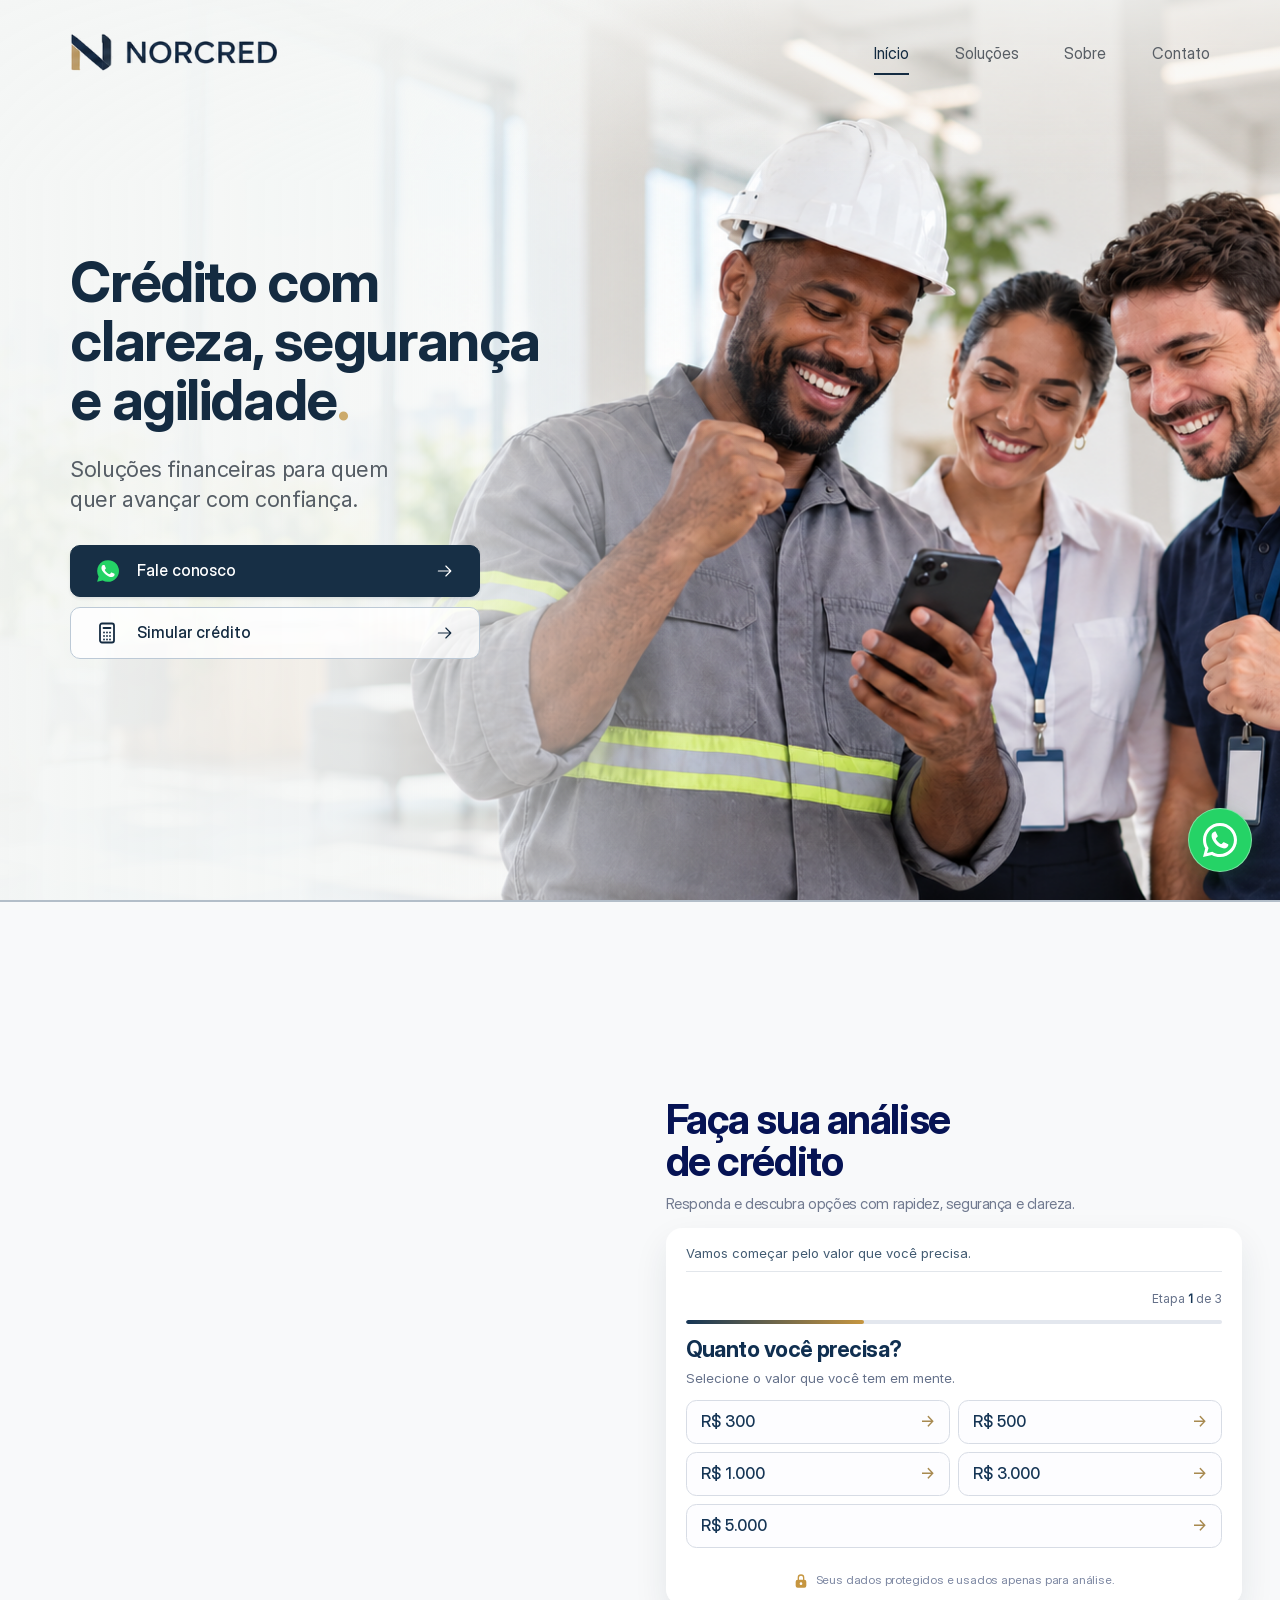
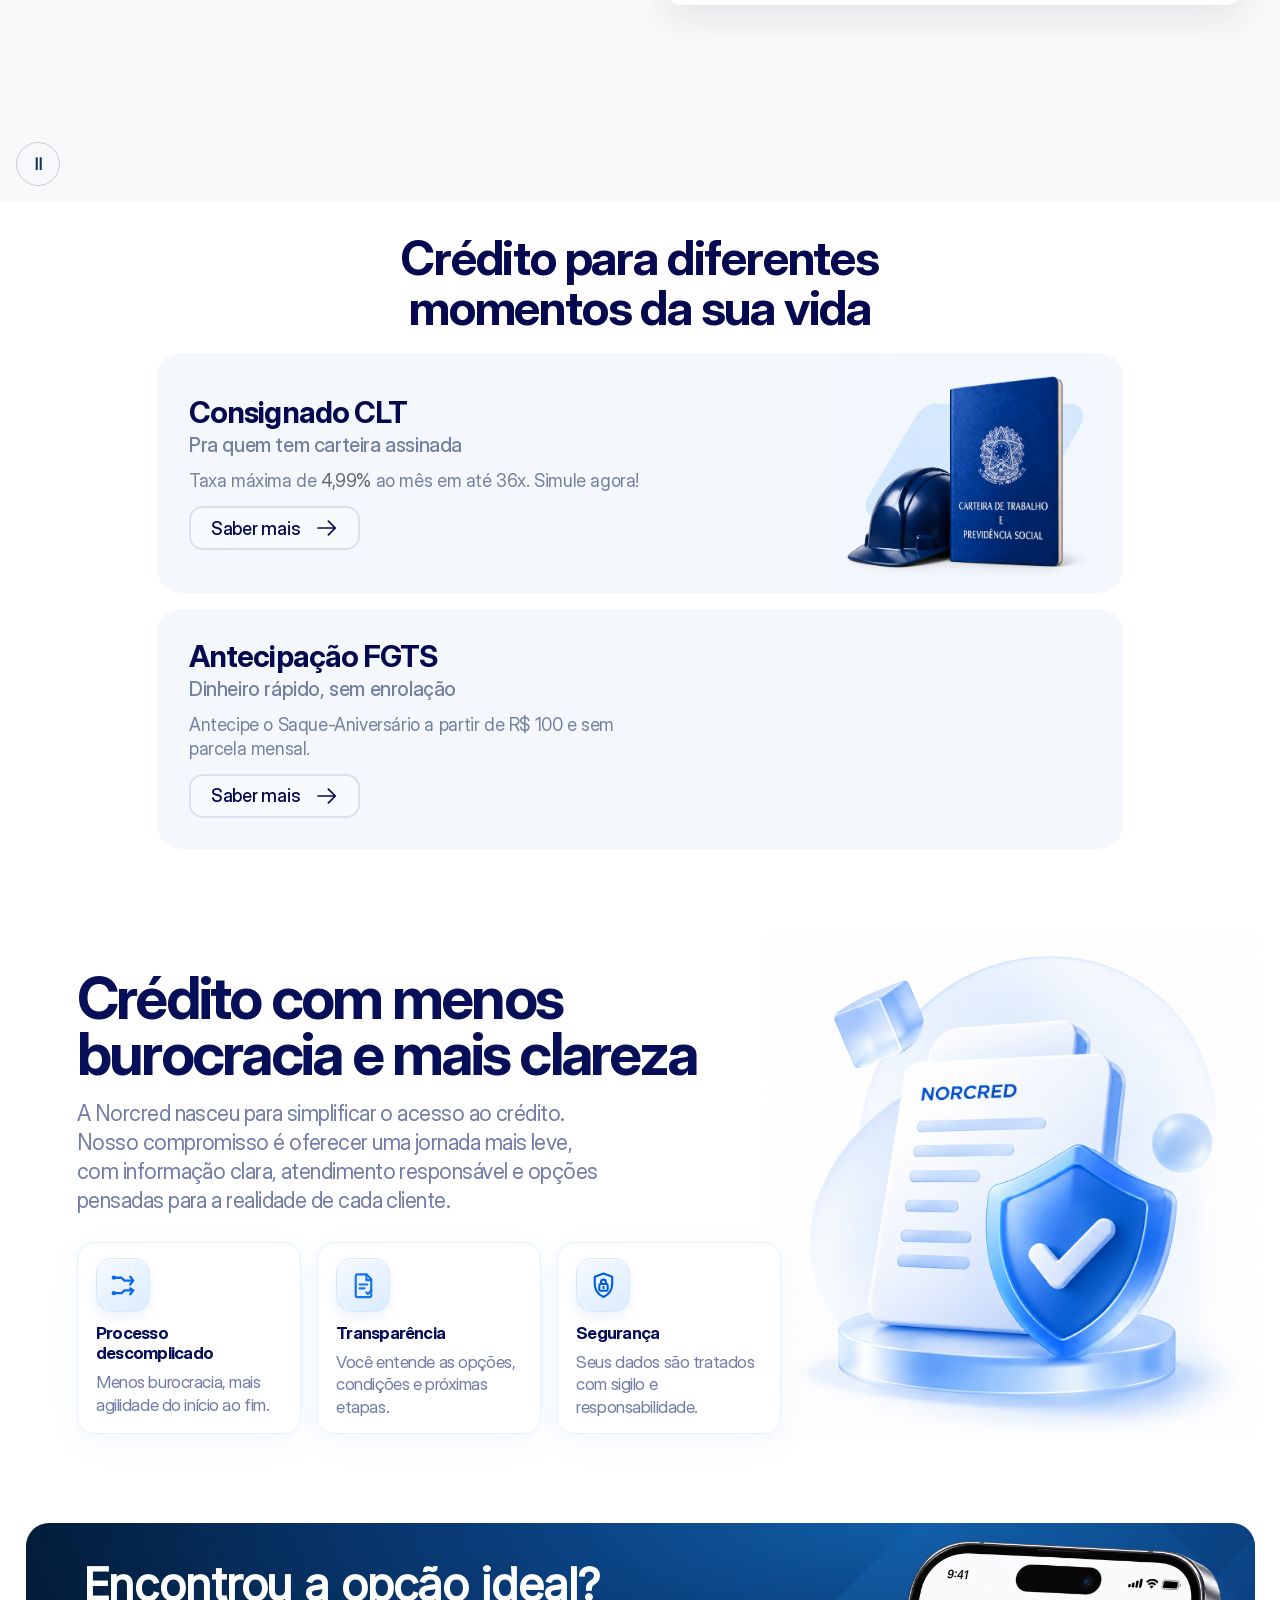
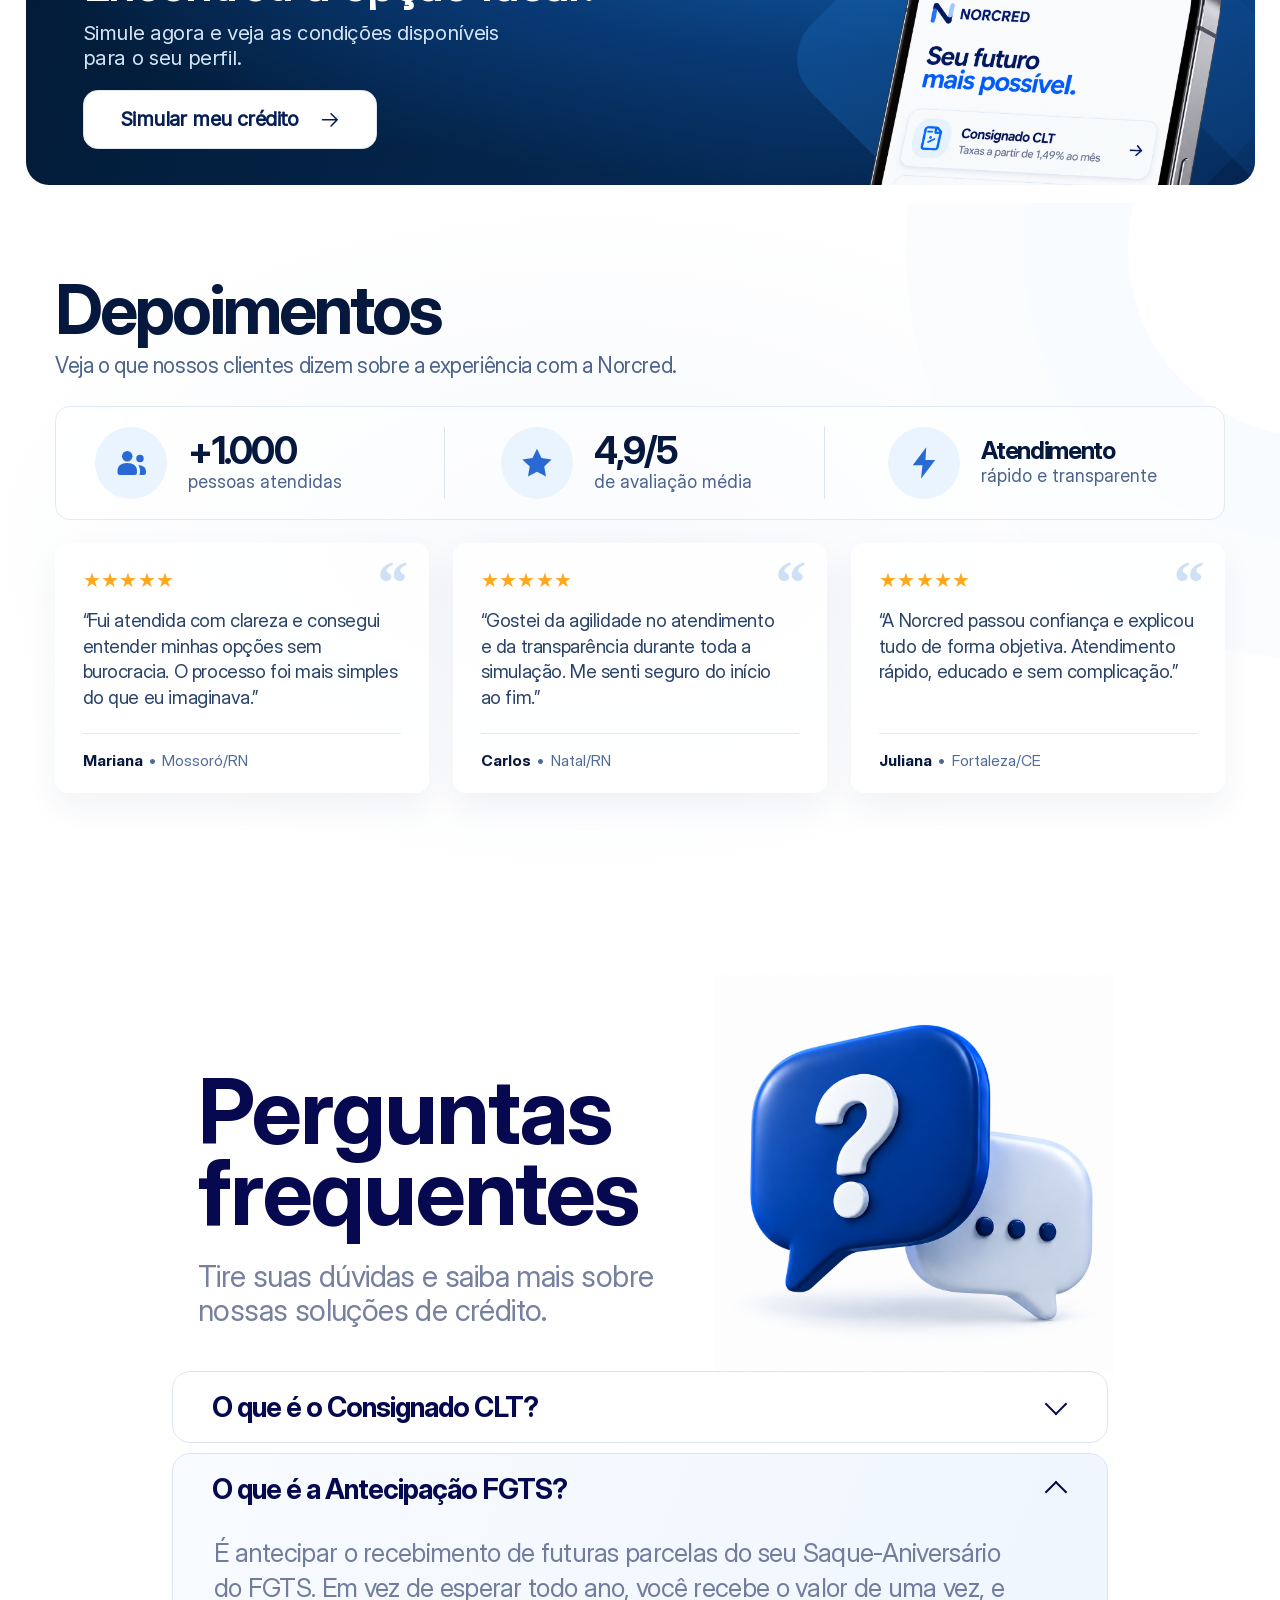
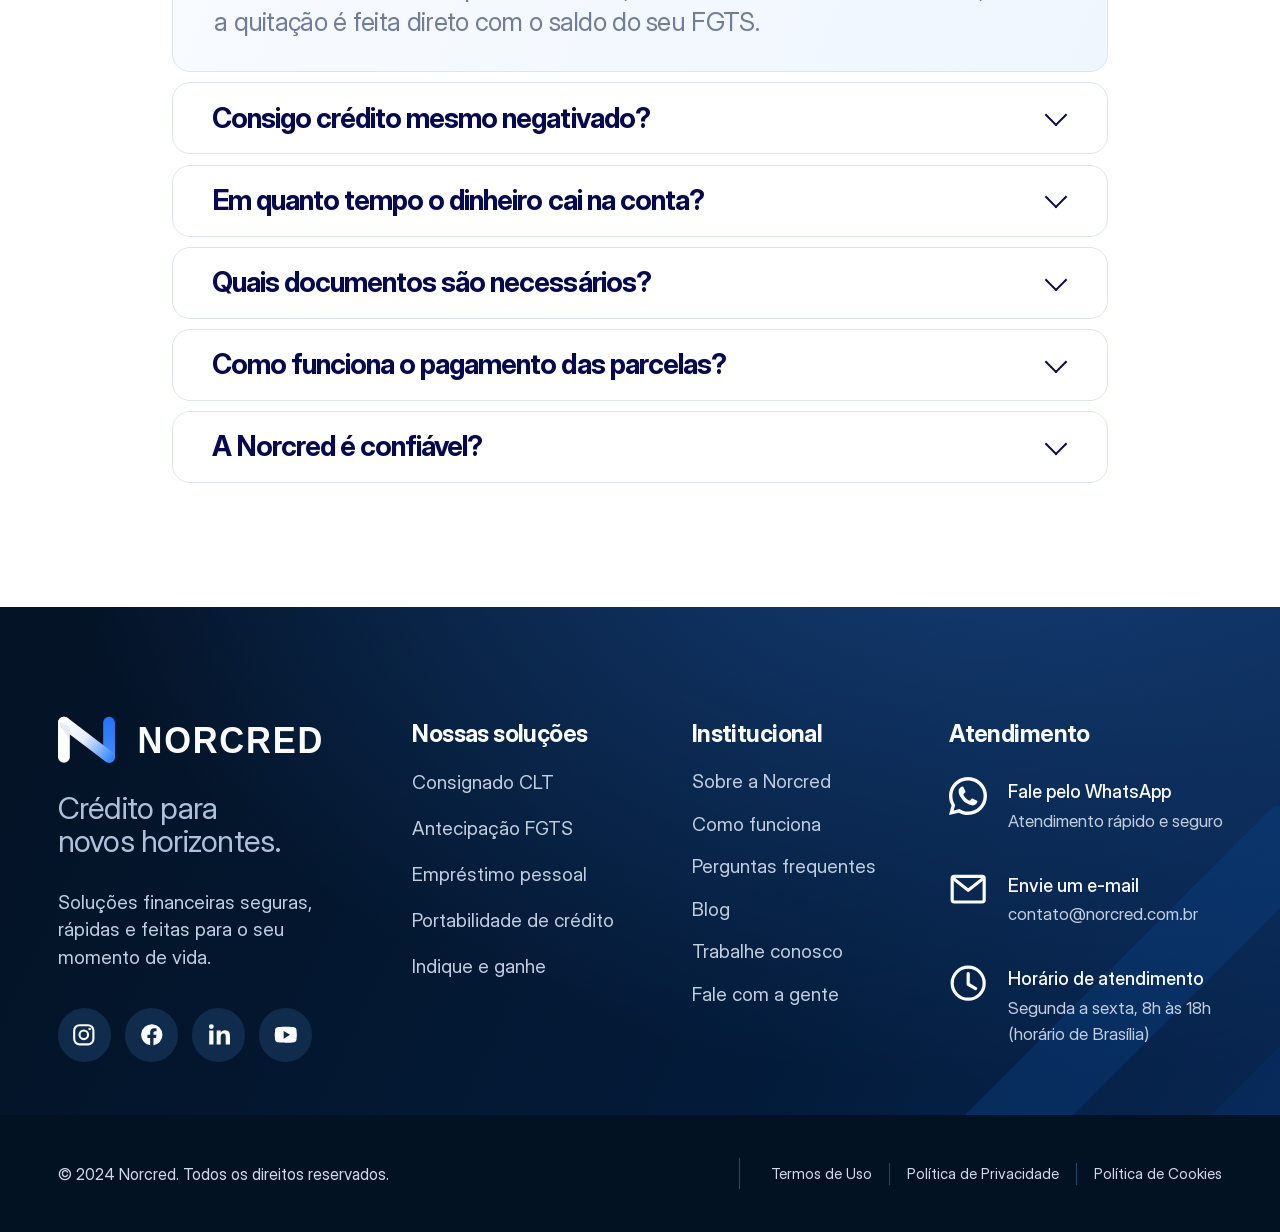
<file: index.html>
<!doctype html>
<html lang="pt-BR">
<head>
  <meta charset="utf-8">
  <meta name="viewport" content="width=device-width, initial-scale=1, viewport-fit=cover">
  <meta name="theme-color" content="#152b41">
  <meta name="description" content="Norcred. Crédito com clareza, segurança e agilidade. Soluções financeiras para quem quer avançar com confiança.">
  <title>Norcred — Crédito com clareza, segurança e agilidade</title>
  <link rel="preload" href="assets/fonts/InterDisplay-Regular.woff2" as="font" type="font/woff2" crossorigin>
  <link rel="preload" href="assets/fonts/InterDisplay-Bold.woff2" as="font" type="font/woff2" crossorigin>
  <link rel="preload" href="assets/fonts/InterDisplay-Medium.woff2" as="font" type="font/woff2" crossorigin>
  <link rel="preload" href="assets/fonts/Inter-Regular.woff2" as="font" type="font/woff2" crossorigin>
  <link rel="stylesheet" href="norcred.css?v=advisor-2">
  <link rel="stylesheet" href="advisor.css?v=3">
  <link rel="stylesheet" href="about.css">
  <link rel="stylesheet" href="simulation-banner.css">
  <link rel="stylesheet" href="testimonials.css">
  <link rel="stylesheet" href="footer.css">
  <link rel="stylesheet" href="motion.css">
  <script src="norcred.js?v=advisor-2" defer></script>
  <script src="advisor.js?v=5" defer></script>
  <script src="motion.js" defer></script>
  
</head>
<body>
  <a class="skip-link" href="#conteudo">Pular para o conteúdo</a>
  <main class="hero-shell" id="inicio">
    <section class="hero" aria-labelledby="hero-title">
      <header class="site-header">
        <a class="brand" href="#inicio" aria-label="Norcred — início">
          <img src="assets/norcred-logo.png" alt="NORCRED" width="274" height="54">
        </a>
        <button class="menu-toggle" type="button" aria-label="Abrir menu" aria-expanded="false" aria-controls="main-nav">
          <span></span><span></span><span></span>
        </button>
        <nav class="main-nav" id="main-nav" aria-label="Navegação principal">
          <a class="main-nav__link is-active" href="#inicio" aria-current="page">Início</a>
          <a class="main-nav__link" href="#solucoes" data-destination="solutions">Soluções</a>
          <a class="main-nav__link" href="#sobre" data-destination="about">Sobre</a>
          <a class="main-nav__link" href="#contato" data-destination="contact">Contato</a>
        </nav>
      </header>
      <!-- The supplied photo is the decorative hero background. Copy and controls remain HTML. -->
      <div class="hero__background" aria-hidden="true">
        <div class="hero__parallax">
          <img class="hero__art" src="assets/hero-workers.png" alt="" width="1672" height="941" fetchpriority="high" decoding="async">
          <img class="hero__mobile-art" src="assets/hero-mobile.png" alt="" width="941" height="1672" fetchpriority="high" decoding="async">
        </div>
      </div>
      <div class="hero__overlay" aria-hidden="true"></div>


      <div class="hero__content" id="conteudo" tabindex="-1">
        <h1 class="hero__title" id="hero-title">
          <span>Crédito com</span>
          <span>clareza, segurança</span>
          <span>e agilidade<span class="hero__period">.</span></span>
        </h1>
        <p class="hero__description">Soluções financeiras para quem<br class="desktop-break"> quer avançar com confiança.</p>
        <div class="hero__actions" aria-label="Atendimento e simulação">
          <a class="button button--primary" href="#contato" data-destination="contact">
            <svg class="button__leading-icon button__whatsapp-icon" viewBox="0 0 24 24" aria-hidden="true" focusable="false">
              <path fill="currentColor" d="M12 2a10 10 0 0 0-8.66 15L2 22l5.13-1.34A10 10 0 1 0 12 2Z"/>
              <path fill="#fff" d="M17.47 14.38c-.3-.15-1.77-.87-2.04-.97-.27-.1-.47-.15-.67.15-.2.3-.77.97-.94 1.17-.17.2-.35.22-.65.07-.3-.15-1.26-.46-2.4-1.48-.89-.79-1.49-1.77-1.67-2.07-.17-.3-.02-.46.13-.61.13-.13.3-.35.45-.52.15-.18.2-.3.3-.5.1-.2.05-.37-.03-.52-.07-.15-.67-1.62-.92-2.22-.24-.58-.49-.5-.67-.51h-.57c-.2 0-.52.07-.8.37-.27.3-1.04 1.02-1.04 2.49s1.07 2.89 1.22 3.09c.15.2 2.11 3.22 5.11 4.52.71.3 1.27.49 1.7.62.71.23 1.36.2 1.87.12.57-.08 1.77-.72 2.02-1.42.25-.7.25-1.3.17-1.42-.07-.12-.27-.2-.57-.35Z"/>
            </svg>
            <span>Fale conosco</span>
            <svg viewBox="0 0 24 24" fill="none" aria-hidden="true"><path d="M4 12h15M13 6l6 6-6 6"/></svg>
          </a>
          <a class="button button--secondary" href="#simular" data-destination="simulation">
            <svg class="button__leading-icon" viewBox="0 0 24 24" fill="none" aria-hidden="true"><rect x="5" y="2.5" width="14" height="19" rx="2"/><path d="M8.5 7h7M9 11.5h.01M12 11.5h.01M15 11.5h.01M9 15h.01M12 15h.01M15 15h.01M9 18.5h.01M12 18.5h.01M15 18.5h.01"/></svg>
            <span>Simular crédito</span>
            <svg viewBox="0 0 24 24" fill="none" aria-hidden="true"><path d="M4 12h15M13 6l6 6-6 6"/></svg>
          </a>
        </div>
      </div>
      <p class="hero__signature">Pessoas<br>movem<br>histórias.</p>
    </section>
    <hr class="section-divider" aria-hidden="true">
    <section class="credit" id="simular" aria-labelledby="credit-title">
      <div class="credit__visual" aria-hidden="true">
        <picture>
          <source media="(min-width: 64rem)" srcset="assets/advisor-desktop-presence-v4.webp">
          <source media="(min-width: 48rem)" srcset="assets/advisor-tablet-presence-v4.webp">
          <img class="credit__poster" src="assets/advisor-mobile-presence-v4.webp" alt="" width="752" height="800" loading="lazy" decoding="async">
        </picture>
        <video class="credit__motion" muted loop playsinline preload="none" disablepictureinpicture tabindex="-1"></video>
      </div>
      <button class="credit__motion-toggle" type="button" aria-label="Desativar animação da consultora" aria-pressed="false" hidden><span aria-hidden="true">Ⅱ</span></button>
      <div class="credit__content">
        <div class="credit__intro">
          <h2 id="credit-title">Faça sua análise<br> de crédito</h2>
          <p>Responda e descubra opções<br class="credit__break"> com rapidez, segurança e clareza.</p>
        </div>
        <form class="credit__form" novalidate>
          <p class="credit__guidance" role="status" aria-live="polite" aria-atomic="true">Vamos começar pelo valor que você precisa.</p>
          <div class="credit-quiz__header">
            <button class="credit-quiz__back" type="button" aria-label="Voltar à pergunta anterior" disabled><span aria-hidden="true">←</span> Voltar</button>
            <span class="credit-quiz__counter">Etapa <strong id="quiz-step-number">1</strong> de 3</span>
          </div>
          <div class="credit-quiz__progress" role="progressbar" aria-label="Etapa do quiz" aria-valuemin="1" aria-valuemax="3" aria-valuenow="1"><span></span></div>
          <input type="hidden" name="requestedAmount" id="quiz-amount">
          <input type="hidden" name="employmentMonths" id="quiz-employment">
          <div class="credit-quiz__stage">
            <section class="credit-quiz__panel" data-quiz-step="0" aria-labelledby="quiz-amount-title">
              <h3 class="credit-quiz__title" id="quiz-amount-title" tabindex="-1">Quanto você precisa?</h3>
              <p class="credit-quiz__hint">Selecione o valor que você tem em mente.</p>
              <div class="credit-quiz__options" role="group" aria-labelledby="quiz-amount-title">
                <button type="button" data-answer="300" aria-pressed="false">R$ 300<span aria-hidden="true">→</span></button>
                <button type="button" data-answer="500" aria-pressed="false">R$ 500<span aria-hidden="true">→</span></button>
                <button type="button" data-answer="1000" aria-pressed="false">R$ 1.000<span aria-hidden="true">→</span></button>
                <button type="button" data-answer="3000" aria-pressed="false">R$ 3.000<span aria-hidden="true">→</span></button>
                <button type="button" data-answer="5000" aria-pressed="false">R$ 5.000<span aria-hidden="true">→</span></button>
              </div>
              <p class="credit-quiz__next">Ao escolher, você vai para a próxima pergunta.</p>
            </section>
            <section class="credit-quiz__panel" data-quiz-step="1" aria-labelledby="quiz-employment-title" hidden>
              <h3 class="credit-quiz__title" id="quiz-employment-title" tabindex="-1">Quanto tempo de carteira assinada?</h3>
              <p class="credit-quiz__hint">Escolha uma das opções abaixo.</p>
              <div class="credit-quiz__options" role="group" aria-labelledby="quiz-employment-title">
                <button type="button" data-answer="3" aria-pressed="false">3 meses<span aria-hidden="true">→</span></button>
                <button type="button" data-answer="6" aria-pressed="false">6 meses<span aria-hidden="true">→</span></button>
                <button type="button" data-answer="12" aria-pressed="false">1 ano<span aria-hidden="true">→</span></button>
                <button type="button" data-answer="24" aria-pressed="false">2 anos<span aria-hidden="true">→</span></button>
                <button type="button" data-answer="60" aria-pressed="false">5 anos<span aria-hidden="true">→</span></button>
              </div>
              <p class="credit-quiz__next">Falta pouco! Na próxima etapa, informe seu CPF.</p>
            </section>
            <section class="credit-quiz__panel" data-quiz-step="2" aria-labelledby="quiz-cpf-title" hidden>
          <h3 class="credit-quiz__title" id="quiz-cpf-title" tabindex="-1"><label for="cpf">Digite seu CPF:</label></h3>
          <p class="credit-quiz__hint">Último passo para continuar.</p>
          <div class="credit__field">
            <span class="credit__user" aria-hidden="true"></span>
            <input id="cpf" name="cpf" type="text" inputmode="numeric" autocomplete="off" spellcheck="false" maxlength="14" placeholder="000.000.000-00" required aria-describedby="cpf-error cpf-privacy">
          </div>
          <p class="credit__error" id="cpf-error" aria-live="polite" hidden></p>
          <div class="credit__consent">
            <input id="credit-consent" name="termsAccepted" type="checkbox" required aria-labelledby="credit-consent-label" aria-describedby="credit-consent-error" data-terms-version="2026-09-27">
            <p id="credit-consent-label"><label for="credit-consent">Li e concordo com os</label> <a href="termos-de-uso.html" target="_blank" rel="noopener" aria-label="Termos de Serviço (abre em nova aba)">Termos de Serviço</a> <label for="credit-consent">e estou ciente da</label> <a href="politica-de-privacidade.html" target="_blank" rel="noopener" aria-label="Política de Privacidade (abre em nova aba)">Política de Privacidade</a>.</p>
          </div>
          <p class="credit__error" id="credit-consent-error" aria-live="polite" hidden></p>
          <button class="credit__submit" type="submit" disabled aria-label="Aceite os termos para continuar" aria-describedby="credit-consent-label">
            <span class="credit__submit-copy" aria-hidden="true"><span class="credit__submit-pending">Aceite os termos</span><span class="credit__submit-ready">Analisar crédito</span></span><span class="credit__arrow" aria-hidden="true"></span>
          </button>
          <span class="visually-hidden" id="credit-consent-status" role="status"></span>
            </section>
          </div>
          <noscript><p class="credit__error">Ative o JavaScript do navegador para responder ao quiz.</p></noscript>
          <p class="credit__privacy" id="cpf-privacy"><span class="credit__lock" aria-hidden="true"></span><span>Seus dados protegidos e usados apenas para análise.</span></p>
        </form>
      </div>
    </section>
    <section class="solutions" id="solucoes" aria-labelledby="solutions-title">
      <div class="solutions__inner">
        <header class="solutions__header">
          <h2 id="solutions-title">Crédito para diferentes<br class="solutions__title-break"> momentos da sua vida</h2>
        </header>
        <div class="solutions__list">
          <article class="solution-card solution-card--clt" aria-labelledby="solution-clt-title">
            <div class="solution-card__content">
              <h3 id="solution-clt-title">Consignado CLT</h3>
              <p class="solution-card__subtitle">Pra quem tem carteira assinada</p>
              <p class="solution-card__description">Taxa máxima de <span>4,99%</span> ao mês<br class="solution-card__break"> em até 36x. Simule agora!</p>
              <a class="solution-card__link" href="#simular" aria-label="Saber mais sobre Consignado CLT">
                Saber mais
                <svg viewBox="0 0 32 32" fill="none" aria-hidden="true"><path d="M3 16h25M18 6l10 10-10 10"/></svg>
              </a>
            </div>
            <img class="solution-card__art" src="assets/solutions-clt.png" alt="" width="1254" height="1254" loading="lazy" decoding="async">
          </article>
          <article class="solution-card solution-card--fgts" aria-labelledby="solution-fgts-title">
            <div class="solution-card__content">
              <h3 id="solution-fgts-title">Antecipação FGTS</h3>
              <p class="solution-card__subtitle">Dinheiro rápido, sem enrolação</p>
              <p class="solution-card__description">Antecipe o Saque-Aniversário<br class="solution-card__break"> a partir de R$ 100 e sem<br class="solution-card__break"> parcela mensal.</p>
              <a class="solution-card__link" href="#simular" aria-label="Saber mais sobre Antecipação FGTS">
                Saber mais
                <svg viewBox="0 0 32 32" fill="none" aria-hidden="true"><path d="M3 16h25M18 6l10 10-10 10"/></svg>
              </a>
            </div>
            <img class="solution-card__art" src="assets/solutions-fgts.png" alt="" width="1254" height="1254" loading="lazy" decoding="async">
          </article>
        </div>
      </div>
    </section>
    <section class="about" id="sobre" aria-labelledby="about-title">
      <div class="about__inner">
        <header class="about__intro">
          <h2 id="about-title">Crédito com menos<br class="about__title-break"> burocracia e mais clareza</h2>
          <p class="about__description">A Norcred nasceu para simplificar o acesso ao crédito.<br class="about__copy-break"> Nosso compromisso é oferecer uma jornada mais leve,<br class="about__copy-break"> com informação clara, atendimento responsável e opções<br class="about__copy-break"> pensadas para a realidade de cada cliente.</p>
        </header>
        <img class="about__art" src="assets/about-security.png" alt="" width="1230" height="1278" loading="lazy" decoding="async">
        <ul class="about__features">
          <li class="about__card">
            <span class="about__icon about__icon--flow" aria-hidden="true"><svg viewBox="0 0 32 32" fill="none" stroke="currentColor" stroke-width="2.35" stroke-linecap="round" stroke-linejoin="round"><path d="M6 8h8l3 3h9"/><path d="m23 7 3 4-3 4"/><path d="M6 24h8l3-3h9"/><path d="m23 19 3 2-3 4"/><circle cx="6" cy="8" r="2.2" fill="currentColor" stroke="none"/><circle cx="6" cy="24" r="2.2" fill="currentColor" stroke="none"/></svg></span>
            <h3>Processo descomplicado</h3>
            <p>Menos burocracia, mais agilidade do início ao fim.</p>
          </li>
          <li class="about__card">
            <span class="about__icon about__icon--clear" aria-hidden="true"><svg viewBox="0 0 32 32" fill="none" stroke="currentColor" stroke-width="2.2" stroke-linecap="round" stroke-linejoin="round"><path d="M9 4.5h10l5 5v17a1.5 1.5 0 0 1-1.5 1.5h-13A1.5 1.5 0 0 1 8 26.5v-20A2 2 0 0 1 9 4.5Z"/><path d="M19 4.5v6h5M12 15h8M12 19h5"/><path d="m18.8 23.1 1.8 1.8 3.7-4.2"/></svg></span>
            <h3>Transparência</h3>
            <p>Você entende as opções, condições e próximas etapas.</p>
          </li>
          <li class="about__card">
            <span class="about__icon about__icon--safe" aria-hidden="true"><svg viewBox="0 0 32 32" fill="none" stroke="currentColor" stroke-width="2.2" stroke-linecap="round" stroke-linejoin="round"><path d="M16 3.7 25 7v7.1c0 6.1-3.8 11.3-9 13.8-5.2-2.5-9-7.7-9-13.8V7l9-3.3Z"/><rect x="11.7" y="14.5" width="8.6" height="7" rx="1.4"/><path d="M13.5 14.5v-2a2.5 2.5 0 0 1 5 0v2M16 17.5v1.4"/></svg></span>
            <h3>Segurança</h3>
            <p>Seus dados são tratados com sigilo e responsabilidade.</p>
          </li>
        </ul>
      </div>
    </section>
    <section class="simulation-banner" aria-labelledby="simulation-banner-title">
      <div class="simulation-banner__panel">
        <div class="simulation-banner__content">
          <h2 id="simulation-banner-title">Encontrou a opção ideal?</h2>
          <p class="simulation-banner__description">Simule agora e veja as condições disponíveis<br class="simulation-banner__break"> para o seu perfil.</p>
          <div class="simulation-banner__actions">
            <a class="simulation-banner__button" href="#simular">
              <span>Simular meu crédito</span>
              <svg viewBox="0 0 32 32" fill="none" aria-hidden="true"><path d="M4 16h24M18 6l10 10-10 10"/></svg>
            </a>
          </div>
        </div>
        <img class="simulation-banner__phone" src="assets/simulation-phone.png" alt="" width="1254" height="1254" loading="lazy" decoding="async">
      </div>
    </section>
    <section class="testimonials" id="depoimentos" aria-labelledby="testimonials-title">
      <div class="testimonials__inner">
        <header class="testimonials__header">
          <h2 id="testimonials-title">Depoimentos</h2>
          <p>Veja o que nossos clientes dizem sobre a experiência com a Norcred.</p>
        </header>
        <div class="testimonials__stats" aria-label="Nossos números">
          <div class="testimonials__stat">
            <span class="testimonials__stat-icon" aria-hidden="true"><svg viewBox="0 0 48 48"><circle cx="19" cy="15" r="7"/><path d="M6 37v-3c0-6 5-10 13-10s13 4 13 10v3a3 3 0 0 1-3 3H9a3 3 0 0 1-3-3Z"/><circle cx="36" cy="18" r="5"/><path d="M34 27c6 0 10 3 10 8v2a3 3 0 0 1-3 3h-6a7 7 0 0 0 1-3v-3c0-3-1-5-2-7Z"/></svg></span>
            <p><strong>+1.000</strong><span>pessoas atendidas</span></p>
          </div>
          <div class="testimonials__stat">
            <span class="testimonials__stat-icon" aria-hidden="true"><svg viewBox="0 0 48 48"><path d="m24 5 6 12.2 13.5 2-9.8 9.5 2.3 13.4L24 35.8 12 42.1l2.3-13.4-9.8-9.5 13.5-2L24 5Z"/></svg></span>
            <p><strong>4,9/5</strong><span>de avaliação média</span></p>
          </div>
          <div class="testimonials__stat">
            <span class="testimonials__stat-icon" aria-hidden="true"><svg viewBox="0 0 48 48"><path d="M27 3 9 27h13l-2 18 19-25H26l1-17Z"/></svg></span>
            <p><strong>Atendimento</strong><span>rápido e transparente</span></p>
          </div>
        </div>
        <div class="testimonials__cards">
          <article class="testimonials__card">
            <div class="testimonials__stars" role="img" aria-label="5 de 5 estrelas">★★★★★</div>
            <blockquote>“Fui atendida com clareza e consegui entender minhas opções sem burocracia. O processo foi mais simples do que eu imaginava.”</blockquote>
            <p class="testimonials__person"><strong>Mariana</strong><span aria-hidden="true">•</span><span>Mossoró/RN</span></p>
          </article>
          <article class="testimonials__card">
            <div class="testimonials__stars" role="img" aria-label="5 de 5 estrelas">★★★★★</div>
            <blockquote>“Gostei da agilidade no atendimento e da transparência durante toda a simulação. Me senti seguro do início ao fim.”</blockquote>
            <p class="testimonials__person"><strong>Carlos</strong><span aria-hidden="true">•</span><span>Natal/RN</span></p>
          </article>
          <article class="testimonials__card">
            <div class="testimonials__stars" role="img" aria-label="5 de 5 estrelas">★★★★★</div>
            <blockquote>“A Norcred passou confiança e explicou tudo de forma objetiva. Atendimento rápido, educado e sem complicação.”</blockquote>
            <p class="testimonials__person"><strong>Juliana</strong><span aria-hidden="true">•</span><span>Fortaleza/CE</span></p>
          </article>
        </div>
      </div>
    </section>
    <section class="faq" id="perguntas-frequentes" aria-labelledby="faq-title">
      <div class="faq__inner">
        <header class="faq__header">
          <div class="faq__intro">
            <h2 id="faq-title">Perguntas<br>frequentes</h2>
            <p>Tire suas dúvidas e saiba mais sobre<br class="faq__break"> nossas soluções de crédito.</p>
          </div>
          <img class="faq__art" src="assets/faq-bubbles.png" alt="" width="1254" height="1254" loading="lazy" decoding="async">
        </header>
        <div class="faq__list">
          <details class="faq__item" name="norcred-faq">
            <summary>O que é o Consignado CLT?<span class="faq__chevron" aria-hidden="true"></span></summary>
            <div class="faq__answer"><p>É uma modalidade de crédito para quem trabalha com carteira assinada, com parcelas descontadas diretamente na folha de pagamento. As condições e a disponibilidade dependem da análise da instituição financeira.</p></div>
          </details>
          <details class="faq__item" name="norcred-faq" open>
            <summary>O que é a Antecipação FGTS?<span class="faq__chevron" aria-hidden="true"></span></summary>
            <div class="faq__answer"><p>É antecipar o recebimento de futuras parcelas do seu Saque-Aniversário do FGTS. Em vez de esperar todo ano, você recebe o valor de uma vez, e a quitação é feita direto com o saldo do seu FGTS.</p></div>
          </details>
          <details class="faq__item" name="norcred-faq">
            <summary>Consigo crédito mesmo negativado?<span class="faq__chevron" aria-hidden="true"></span></summary>
            <div class="faq__answer"><p>A disponibilidade depende da modalidade de crédito e dos critérios da instituição financeira. A simulação permite consultar as opções para o seu perfil, sem garantia de aprovação.</p></div>
          </details>
          <details class="faq__item" name="norcred-faq">
            <summary>Em quanto tempo o dinheiro cai na conta?<span class="faq__chevron" aria-hidden="true"></span></summary>
            <div class="faq__answer"><p>O prazo varia conforme a modalidade, a aprovação da proposta e a validação dos dados. Confira a previsão de liberação durante a contratação.</p></div>
          </details>
          <details class="faq__item" name="norcred-faq">
            <summary>Quais documentos são necessários?<span class="faq__chevron" aria-hidden="true"></span></summary>
            <div class="faq__answer"><p>A documentação depende da modalidade e da instituição financeira. Tenha em mãos seu CPF, documento de identificação e dados bancários; outros documentos poderão ser solicitados durante a análise.</p></div>
          </details>
          <details class="faq__item" name="norcred-faq">
            <summary>Como funciona o pagamento das parcelas?<span class="faq__chevron" aria-hidden="true"></span></summary>
            <div class="faq__answer"><p>No Consignado CLT, as parcelas são descontadas na folha de pagamento. Na Antecipação FGTS, a quitação utiliza os valores do Saque-Aniversário vinculados ao contrato. Confira as condições da sua proposta antes de contratar.</p></div>
          </details>
          <details class="faq__item" name="norcred-faq">
            <summary>A Norcred é confiável?<span class="faq__chevron" aria-hidden="true"></span></summary>
            <div class="faq__answer"><p>Antes de contratar, confira os canais oficiais, a identificação da instituição responsável e as condições da proposta. Para esclarecer informações sobre a Norcred, consulte diretamente os canais oficiais da empresa.</p></div>
          </details>
        </div>
      </div>
    </section>
  </main>

  <footer class="site-footer" aria-label="Rodapé Norcred">
    <div class="site-footer__main">
      <div class="site-footer__inner">
        <div class="site-footer__columns">
          <div class="site-footer__brand">
            <a class="site-footer__logo" href="#inicio" aria-label="Norcred — início"><img src="assets/footer-logo.svg" alt="NORCRED" width="274" height="54" loading="lazy"></a>
            <p class="site-footer__tagline">Crédito para<br>novos horizontes.</p>
            <p class="site-footer__description">Soluções financeiras seguras,<br>rápidas e feitas para o seu<br>momento de vida.</p>
            <nav class="site-footer__social" aria-label="Redes sociais">
              <a href="#instagram" data-destination="instagram" aria-label="Instagram"><svg viewBox="0 0 24 24" fill="none" aria-hidden="true"><rect x="3" y="3" width="18" height="18" rx="5" stroke="currentColor" stroke-width="2"/><circle cx="12" cy="12" r="4" stroke="currentColor" stroke-width="2"/><circle cx="17.5" cy="6.5" r="1.2" fill="currentColor"/></svg></a>
              <a href="#facebook" data-destination="facebook" aria-label="Facebook"><svg viewBox="0 0 24 24" fill="currentColor" aria-hidden="true"><path d="M22 12a10 10 0 1 0-11.56 9.88v-6.99H7.9V12h2.54V9.8c0-2.51 1.5-3.9 3.78-3.9 1.1 0 2.24.2 2.24.2v2.46H15.2c-1.24 0-1.63.77-1.63 1.56V12h2.78l-.45 2.89h-2.33v6.99A10 10 0 0 0 22 12Z"/></svg></a>
              <a href="#linkedin" data-destination="linkedin" aria-label="LinkedIn"><svg viewBox="0 0 24 24" fill="currentColor" aria-hidden="true"><path d="M3 8h4v13H3zm2-6a2.3 2.3 0 1 0 0 4.6A2.3 2.3 0 0 0 5 2Zm5 6h3.8v1.8h.1c.5-1 1.8-2.1 3.8-2.1 4 0 4.8 2.6 4.8 6V21h-4v-6.5c0-1.6 0-3.6-2.2-3.6s-2.5 1.7-2.5 3.5V21H10Z"/></svg></a>
              <a href="#youtube" data-destination="youtube" aria-label="YouTube"><svg viewBox="0 0 24 24" fill="currentColor" aria-hidden="true"><path d="M22 7.1a3 3 0 0 0-2.1-2.2C18 4.4 12 4.4 12 4.4s-6 0-7.9.5A3 3 0 0 0 2 7.1a31 31 0 0 0 0 9.8 3 3 0 0 0 2.1 2.2c1.9.5 7.9.5 7.9.5s6 0 7.9-.5a3 3 0 0 0 2.1-2.2 31 31 0 0 0 0-9.8ZM10 15.6V8.4l6 3.6Z"/></svg></a>
            </nav>
          </div>
          <nav class="site-footer__nav" aria-labelledby="footer-solutions-title">
            <h2 id="footer-solutions-title">Nossas soluções</h2>
            <ul>
              <li><a href="#solution-clt-title">Consignado CLT</a></li>
              <li><a href="#solution-fgts-title">Antecipação FGTS</a></li>
              <li><a href="#emprestimo-pessoal" data-destination="personalLoan">Empréstimo pessoal</a></li>
              <li><a href="#portabilidade" data-destination="portability">Portabilidade de crédito</a></li>
              <li><a href="#indique-e-ganhe" data-destination="referral">Indique e ganhe</a></li>
            </ul>
          </nav>
          <nav class="site-footer__nav" aria-labelledby="footer-institutional-title">
            <h2 id="footer-institutional-title">Institucional</h2>
            <ul>
              <li><a href="#sobre" data-destination="about">Sobre a Norcred</a></li>
              <li><a href="#como-funciona" data-destination="howItWorks">Como funciona</a></li>
              <li><a href="#perguntas-frequentes">Perguntas frequentes</a></li>
              <li><a href="#blog" data-destination="blog">Blog</a></li>
              <li><a href="#trabalhe-conosco" data-destination="careers">Trabalhe conosco</a></li>
              <li><a href="#contato" data-destination="contact">Fale com a gente</a></li>
            </ul>
          </nav>
          <section class="site-footer__contact" aria-labelledby="footer-contact-title">
            <h2 id="footer-contact-title">Atendimento</h2>
            <a class="site-footer__contact-item" href="#contato" data-destination="whatsapp">
              <span class="site-footer__whatsapp" aria-hidden="true"></span>
              <span><strong>Fale pelo WhatsApp</strong><span>Atendimento rápido e seguro</span></span>
            </a>
            <a class="site-footer__contact-item" href="mailto:contato@norcred.com.br">
              <svg viewBox="0 0 36 36" fill="none" aria-hidden="true"><rect x="3" y="6" width="30" height="24" rx="2"/><path d="m4 8 14 11L32 8"/></svg>
              <span><strong>Envie um e-mail</strong><span>contato@norcred.com.br</span></span>
            </a>
            <div class="site-footer__contact-item">
              <svg viewBox="0 0 36 36" fill="none" aria-hidden="true"><circle cx="18" cy="18" r="15"/><path d="M18 9v10l7 4"/></svg>
              <span><strong>Horário de atendimento</strong><span>Segunda a sexta, 8h às 18h<br>(horário de Brasília)</span></span>
            </div>
          </section>
        </div>
      </div>
    </div>
    <div class="site-footer__bottom">
      <div class="site-footer__inner site-footer__legal">
        <p>© 2024 Norcred. Todos os direitos reservados.</p>
        <nav aria-label="Informações legais">
          <a href="termos-de-uso.html">Termos de Uso</a>
          <a href="politica-de-privacidade.html">Política de Privacidade</a>
          <a href="politica-de-privacidade.html#cookies">Política de Cookies</a>
        </nav>
      </div>
    </div>
  </footer>

  <a class="whatsapp-float" href="#contato" data-destination="whatsapp" aria-label="Fale com a Norcred pelo WhatsApp" title="Fale conosco pelo WhatsApp">
    <span class="whatsapp-float__icon" aria-hidden="true"></span>
  </a>

  <!-- This small fallback prevents demo links from silently leading to non-existent pages. -->
  <dialog class="connection-dialog" aria-labelledby="dialog-title" aria-describedby="dialog-description">
    <form method="dialog"><button class="dialog-close" aria-label="Fechar" type="submit">×</button></form>
    <p class="dialog-eyebrow">NORCRED</p>
    <h2 id="dialog-title">Fale com a Norcred</h2>
    <p id="dialog-description"></p>
    <form method="dialog"><button class="dialog-confirm" type="submit">Entendi</button></form>
  </dialog>
  <noscript><p class="noscript-note">Para ativar os links de atendimento desta demonstração, habilite o JavaScript.</p></noscript>

</body>
</html>
</file>
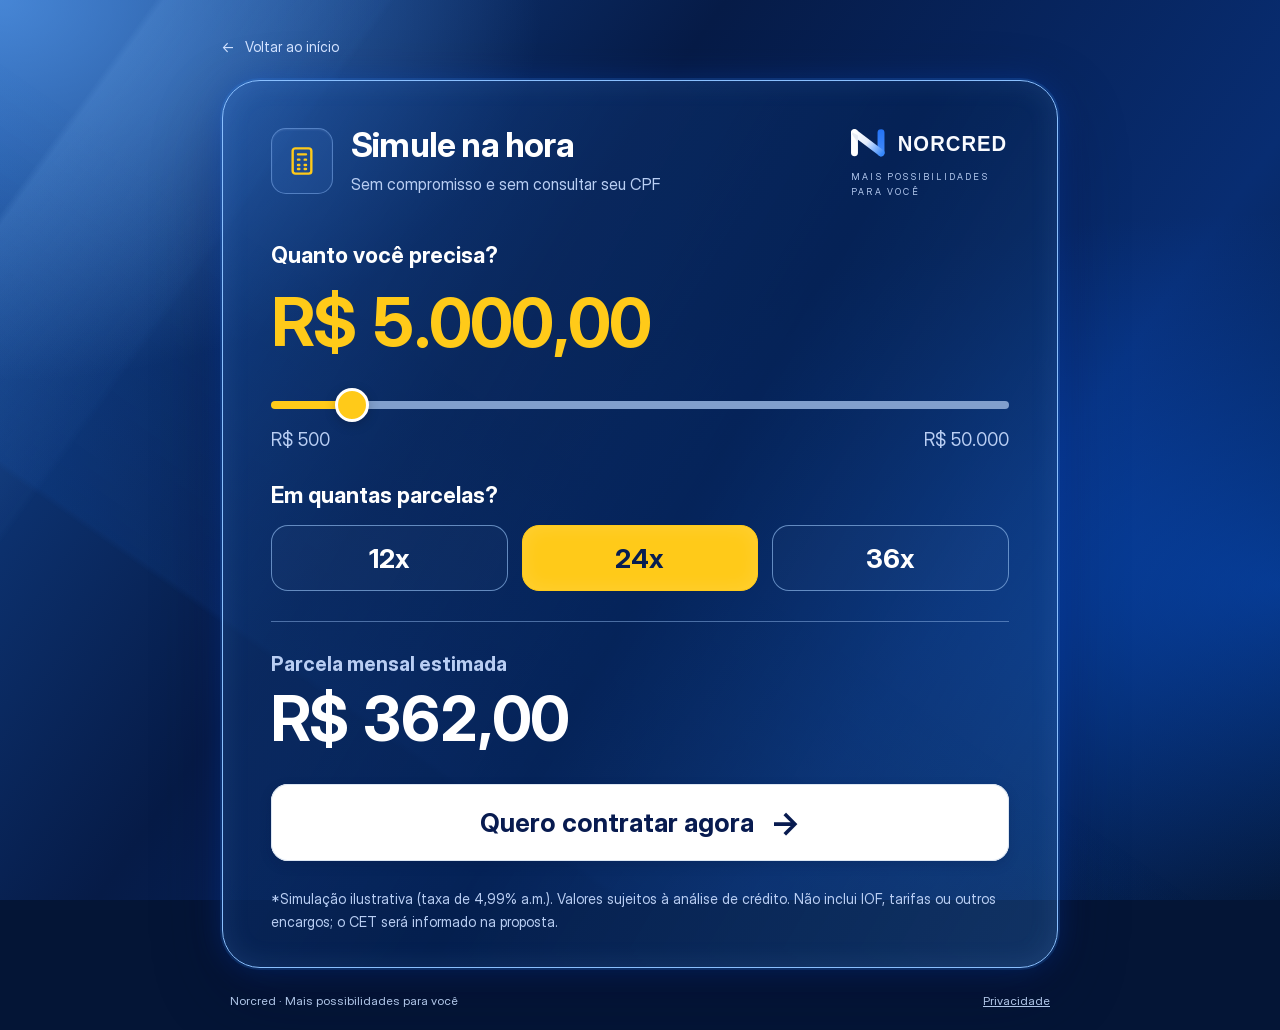
<file: analise-credito.html>
<!doctype html>
<html lang="pt-BR">
<head>
  <meta charset="utf-8">
  <meta name="viewport" content="width=device-width, initial-scale=1">
  <meta name="theme-color" content="#061e52">
  <meta name="description" content="Simule seu crédito na Norcred. Escolha o valor, o prazo e confira uma estimativa das parcelas, sem compromisso.">
  <title>Simule seu crédito — Norcred</title>
  <link rel="preload" href="assets/fonts/InterDisplay-Regular.woff2" as="font" type="font/woff2" crossorigin>
  <link rel="preload" href="assets/fonts/InterDisplay-Bold.woff2" as="font" type="font/woff2" crossorigin>
  <link rel="stylesheet" href="analise-credito.css">
  <script src="analise-credito.js" defer></script>
</head>
<body>
  <a class="skip-link" href="#simulacao">Pular para a simulação</a>
  <main class="credit-flow">
    <a class="back-link" href="norcred.html#simular"><span aria-hidden="true">←</span> Voltar ao início</a>
    <article class="simulator" id="simulacao" aria-labelledby="simulation-title">
      <header class="simulator__header">
        <div class="simulator__intro">
          <span class="calculator-icon" aria-hidden="true"><svg viewBox="0 0 24 24" fill="none" stroke="currentColor" stroke-width="1.8" stroke-linecap="round" stroke-linejoin="round"><rect x="5" y="2.5" width="14" height="19" rx="2"/><path d="M9 7h6M9 11h1M14 11h1M9 15h1M14 15h1M9 18h1M14 18h1"/></svg></span>
          <div><h1 id="simulation-title">Simule na hora</h1><p>Sem compromisso e sem consultar seu CPF</p></div>
        </div>
        <a class="simulator__brand" href="norcred.html" aria-label="Norcred — início"><img src="assets/footer-logo.svg" alt="NORCRED" width="274" height="54"><span>Mais possibilidades<br>para você</span></a>
      </header>

      <section id="simulation-step" aria-label="Simulação de crédito">
        <div class="amount-field">
          <label for="credit-amount">Quanto você precisa?</label>
          <output class="amount-value" id="amount-value" for="credit-amount">R$ 5.000,00</output>
          <input id="credit-amount" type="range" min="500" max="50000" step="500" value="5000" aria-describedby="amount-limits">
          <div class="range-limits" id="amount-limits"><span>R$ 500</span><span>R$ 50.000</span></div>
        </div>
        <fieldset class="installments">
          <legend>Em quantas parcelas?</legend>
          <div class="installments__options">
            <label><input type="radio" name="installments" value="12"><span>12x</span></label>
            <label><input type="radio" name="installments" value="24" checked><span>24x</span></label>
            <label><input type="radio" name="installments" value="36"><span>36x</span></label>
          </div>
        </fieldset>
        <div class="estimate" aria-live="polite" aria-atomic="true">
          <div><p>Parcela mensal estimada</p><strong id="monthly-payment">R$ 362,00</strong></div>
        </div>
        <button class="primary-button" id="start-contact" type="button" disabled>Quero contratar agora <span aria-hidden="true">→</span></button>
        <p class="simulation-note">*Simulação ilustrativa (taxa de 4,99% a.m.). Valores sujeitos à análise de crédito. Não inclui IOF, tarifas ou outros encargos; o CET será informado na proposta.</p>
      </section>

      <section id="contact-step" aria-labelledby="contact-title" hidden>
        <button class="text-button" id="edit-simulation" type="button">← Ajustar simulação</button>
        <p class="step-label">Seus dados de contato</p>
        <h2 id="contact-title" tabindex="-1">Falta só mais um passo.</h2>
        <p class="step-description">Informe seu WhatsApp e e-mail para continuar e ver o resultado da simulação.</p>
        <p class="selection-summary" id="contact-summary"></p>
        <form id="contact-form" novalidate>
          <div class="contact-field">
            <label for="whatsapp">Número do WhatsApp</label>
            <input id="whatsapp" type="tel" inputmode="tel" autocomplete="tel" placeholder="(11) 98765-4321" maxlength="25" required aria-describedby="whatsapp-help whatsapp-error">
            <p class="field-help" id="whatsapp-help">Informe um celular brasileiro com DDD.</p>
            <p class="field-error" id="whatsapp-error" aria-live="polite" hidden></p>
          </div>
          <div class="contact-field">
            <label for="email">E-mail</label>
            <input id="email" type="email" inputmode="email" autocomplete="email" placeholder="voce@exemplo.com.br" maxlength="254" required aria-describedby="email-error">
            <p class="field-error" id="email-error" aria-live="polite" hidden></p>
          </div>
          <p class="contact-privacy">Nesta versão, seus dados ficam apenas nesta tela e não são enviados. Leia a <a href="politica-de-privacidade.html" target="_blank" rel="noopener">Política de Privacidade<span class="sr-only"> (abre em nova aba)</span></a>.</p>
          <button class="primary-button" type="submit">Ver meu resultado <span aria-hidden="true">→</span></button>
        </form>
      </section>

      <section id="result-step" aria-labelledby="result-title" hidden>
        <p class="step-label">Resultado da simulação</p>
        <h2 id="result-title" tabindex="-1">Seu próximo passo começa aqui.</h2>
        <p class="step-description">Confira as condições estimadas para o valor que você escolheu.</p>
        <dl class="result-details">
          <div><dt>Valor solicitado</dt><dd id="result-amount"></dd></div>
          <div class="result-details__featured"><dt>Parcela mensal estimada</dt><dd id="result-monthly"></dd></div>
          <div><dt>Prazo</dt><dd id="result-count"></dd></div>
          <div><dt>Total estimado</dt><dd id="result-total"></dd></div>
          <div><dt>Taxa ilustrativa</dt><dd>4,99% ao mês</dd></div>
        </dl>
        <aside class="analysis-status"><strong>Análise de crédito ainda não realizada</strong><p>Esta é uma estimativa, não uma aprovação ou oferta de crédito. A análise depende da avaliação da instituição financeira. Seus dados de contato não foram enviados.</p></aside>
        <button class="primary-button" id="restart-simulation" type="button">Simular outro valor <span aria-hidden="true">↗</span></button>
        <a class="result-home" href="norcred.html">Voltar ao início</a>
      </section>
      <noscript><p class="no-script">Ative o JavaScript no seu navegador para ajustar os valores e continuar a simulação.</p></noscript>
    </article>
    <footer class="flow-footer"><span>Norcred · Mais possibilidades para você</span><a href="politica-de-privacidade.html" target="_blank" rel="noopener">Privacidade<span class="sr-only"> (abre em nova aba)</span></a></footer>
  </main>
</body>
</html>
</file>
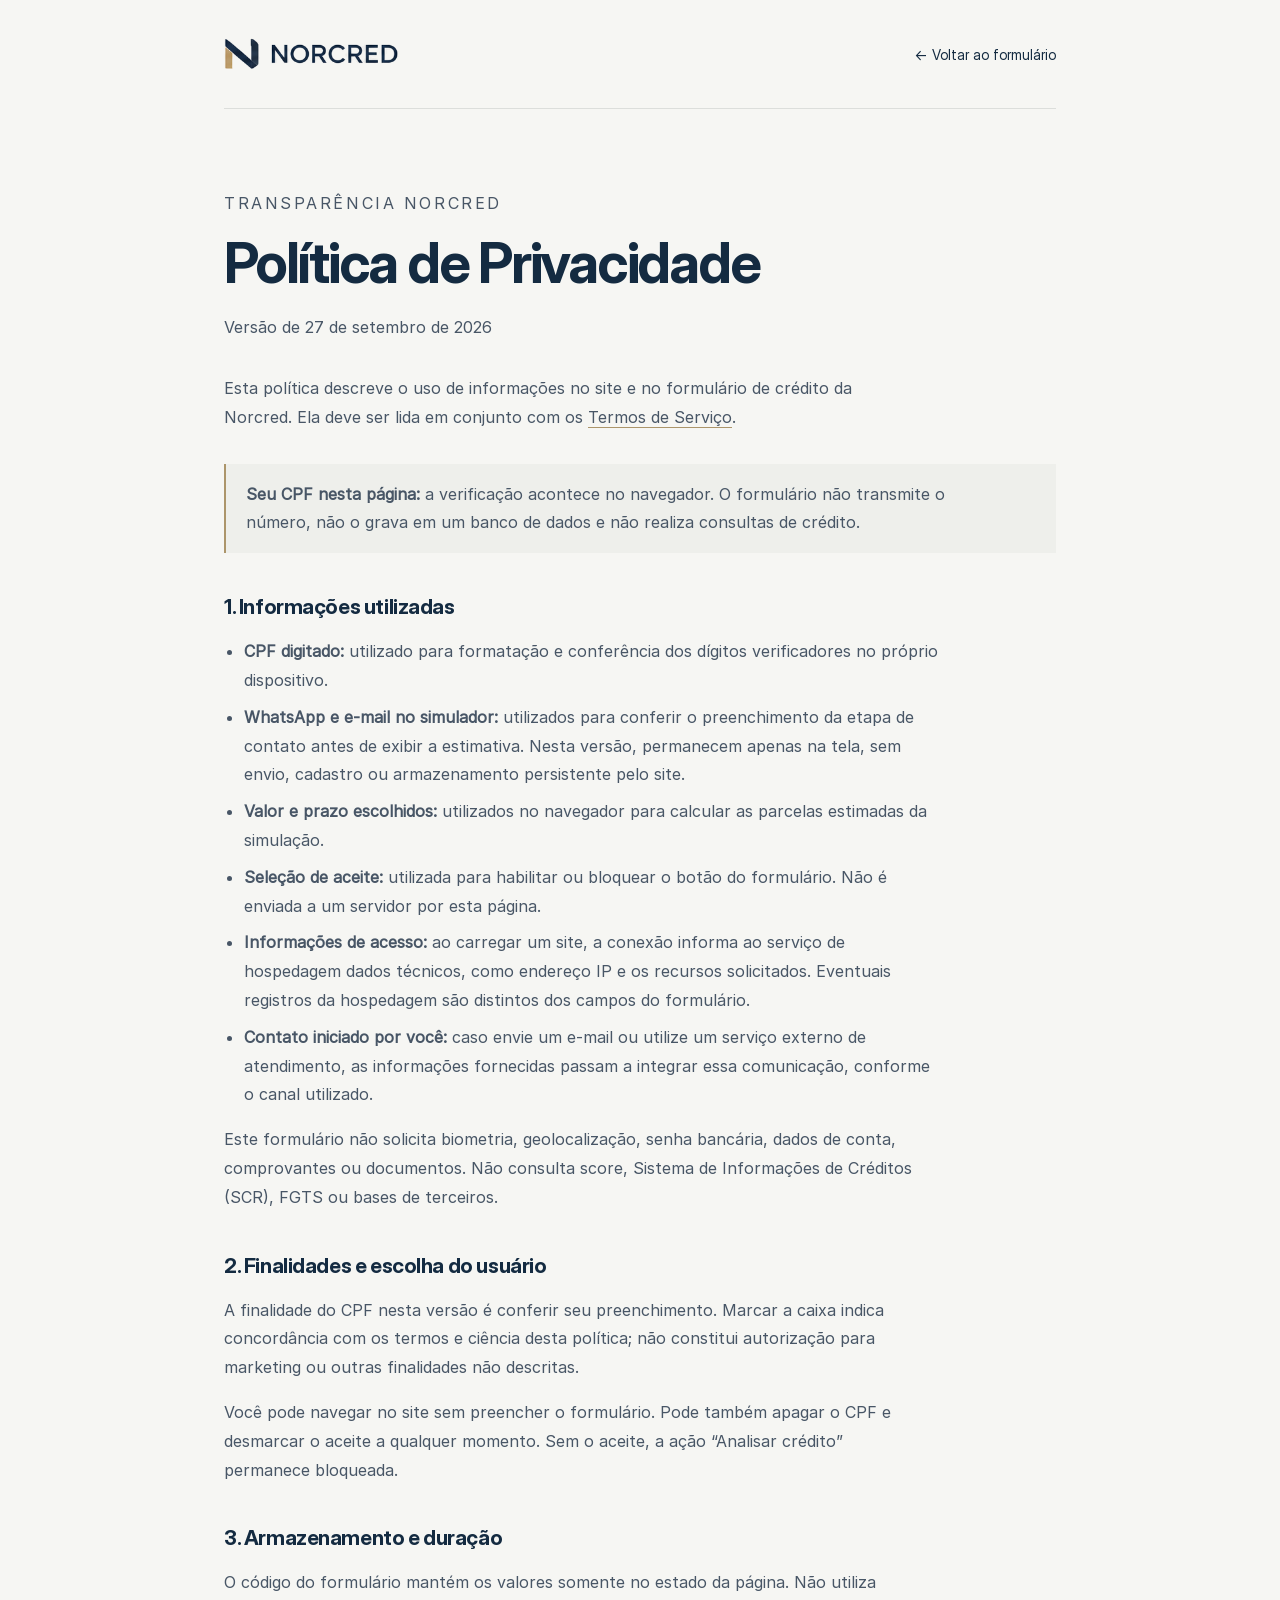
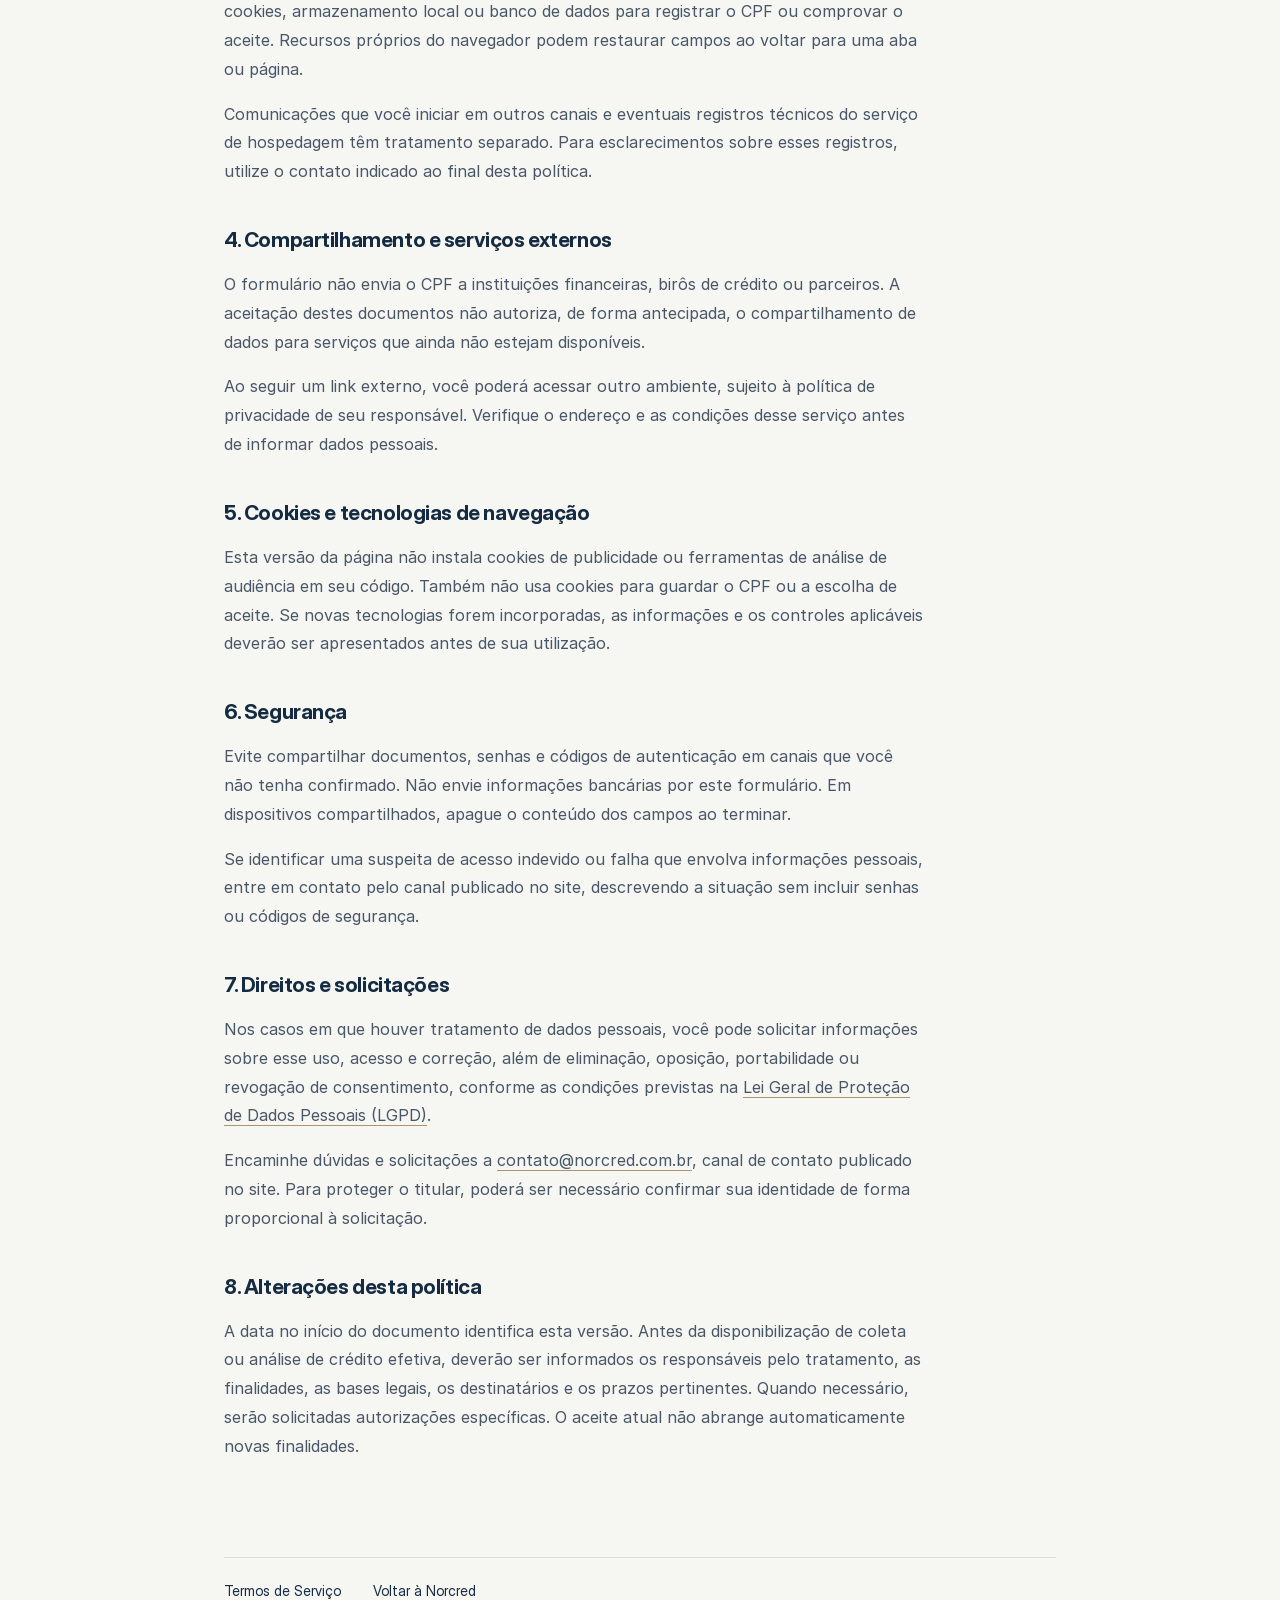
<file: politica-de-privacidade.html>
<!doctype html>
<html lang="pt-BR">
<head>
  <meta charset="utf-8">
  <meta name="viewport" content="width=device-width, initial-scale=1">
  <meta name="theme-color" content="#152b41">
  <meta name="description" content="Saiba como o formulário da Norcred utiliza o CPF e como consultar informações sobre privacidade.">
  <title>Política de Privacidade — Norcred</title>
  <link rel="stylesheet" href="norcred.css">
  <link rel="stylesheet" href="legal.css">
</head>
<body class="legal-page">
  <a class="skip-link" href="#documento">Pular para o conteúdo</a>
  <header class="legal-header">
    <a href="norcred.html" aria-label="Norcred — início"><img src="assets/norcred-logo.png" alt="NORCRED" width="274" height="54"></a>
    <a class="legal-back" href="norcred.html#simular">← Voltar ao formulário</a>
  </header>
  <main class="legal-main" id="documento">
    <p class="legal-eyebrow">Transparência Norcred</p>
    <h1>Política de Privacidade</h1>
    <p class="legal-date">Versão de 27 de setembro de 2026</p>
    <p>Esta política descreve o uso de informações no site e no formulário de crédito da Norcred. Ela deve ser lida em conjunto com os <a href="termos-de-uso.html">Termos de Serviço</a>.</p>
    <aside class="legal-summary"><p><strong>Seu CPF nesta página:</strong> a verificação acontece no navegador. O formulário não transmite o número, não o grava em um banco de dados e não realiza consultas de crédito.</p></aside>
    <h2>1. Informações utilizadas</h2>
    <ul>
      <li><strong>CPF digitado:</strong> utilizado para formatação e conferência dos dígitos verificadores no próprio dispositivo.</li>
      <li><strong>WhatsApp e e-mail no simulador:</strong> utilizados para conferir o preenchimento da etapa de contato antes de exibir a estimativa. Nesta versão, permanecem apenas na tela, sem envio, cadastro ou armazenamento persistente pelo site.</li>
      <li><strong>Valor e prazo escolhidos:</strong> utilizados no navegador para calcular as parcelas estimadas da simulação.</li>
      <li><strong>Seleção de aceite:</strong> utilizada para habilitar ou bloquear o botão do formulário. Não é enviada a um servidor por esta página.</li>
      <li><strong>Informações de acesso:</strong> ao carregar um site, a conexão informa ao serviço de hospedagem dados técnicos, como endereço IP e os recursos solicitados. Eventuais registros da hospedagem são distintos dos campos do formulário.</li>
      <li><strong>Contato iniciado por você:</strong> caso envie um e-mail ou utilize um serviço externo de atendimento, as informações fornecidas passam a integrar essa comunicação, conforme o canal utilizado.</li>
    </ul>
    <p>Este formulário não solicita biometria, geolocalização, senha bancária, dados de conta, comprovantes ou documentos. Não consulta score, Sistema de Informações de Créditos (SCR), FGTS ou bases de terceiros.</p>
    <h2>2. Finalidades e escolha do usuário</h2>
    <p>A finalidade do CPF nesta versão é conferir seu preenchimento. Marcar a caixa indica concordância com os termos e ciência desta política; não constitui autorização para marketing ou outras finalidades não descritas.</p>
    <p>Você pode navegar no site sem preencher o formulário. Pode também apagar o CPF e desmarcar o aceite a qualquer momento. Sem o aceite, a ação “Analisar crédito” permanece bloqueada.</p>
    <h2>3. Armazenamento e duração</h2>
    <p>O código do formulário mantém os valores somente no estado da página. Não utiliza cookies, armazenamento local ou banco de dados para registrar o CPF ou comprovar o aceite. Recursos próprios do navegador podem restaurar campos ao voltar para uma aba ou página.</p>
    <p>Comunicações que você iniciar em outros canais e eventuais registros técnicos do serviço de hospedagem têm tratamento separado. Para esclarecimentos sobre esses registros, utilize o contato indicado ao final desta política.</p>
    <h2>4. Compartilhamento e serviços externos</h2>
    <p>O formulário não envia o CPF a instituições financeiras, birôs de crédito ou parceiros. A aceitação destes documentos não autoriza, de forma antecipada, o compartilhamento de dados para serviços que ainda não estejam disponíveis.</p>
    <p>Ao seguir um link externo, você poderá acessar outro ambiente, sujeito à política de privacidade de seu responsável. Verifique o endereço e as condições desse serviço antes de informar dados pessoais.</p>
    <h2 id="cookies">5. Cookies e tecnologias de navegação</h2>
    <p>Esta versão da página não instala cookies de publicidade ou ferramentas de análise de audiência em seu código. Também não usa cookies para guardar o CPF ou a escolha de aceite. Se novas tecnologias forem incorporadas, as informações e os controles aplicáveis deverão ser apresentados antes de sua utilização.</p>
    <h2>6. Segurança</h2>
    <p>Evite compartilhar documentos, senhas e códigos de autenticação em canais que você não tenha confirmado. Não envie informações bancárias por este formulário. Em dispositivos compartilhados, apague o conteúdo dos campos ao terminar.</p>
    <p>Se identificar uma suspeita de acesso indevido ou falha que envolva informações pessoais, entre em contato pelo canal publicado no site, descrevendo a situação sem incluir senhas ou códigos de segurança.</p>
    <h2>7. Direitos e solicitações</h2>
    <p>Nos casos em que houver tratamento de dados pessoais, você pode solicitar informações sobre esse uso, acesso e correção, além de eliminação, oposição, portabilidade ou revogação de consentimento, conforme as condições previstas na <a href="https://www.planalto.gov.br/ccivil_03/_ato2015-2018/2018/lei/l13709compilado.htm" target="_blank" rel="noopener">Lei Geral de Proteção de Dados Pessoais (LGPD)</a>.</p>
    <p>Encaminhe dúvidas e solicitações a <a href="mailto:contato@norcred.com.br">contato@norcred.com.br</a>, canal de contato publicado no site. Para proteger o titular, poderá ser necessário confirmar sua identidade de forma proporcional à solicitação.</p>
    <h2>8. Alterações desta política</h2>
    <p>A data no início do documento identifica esta versão. Antes da disponibilização de coleta ou análise de crédito efetiva, deverão ser informados os responsáveis pelo tratamento, as finalidades, as bases legais, os destinatários e os prazos pertinentes. Quando necessário, serão solicitadas autorizações específicas. O aceite atual não abrange automaticamente novas finalidades.</p>
  </main>
  <footer class="legal-footer"><a href="termos-de-uso.html">Termos de Serviço</a><a href="norcred.html#simular">Voltar à Norcred</a></footer>
</body>
</html>
</file>
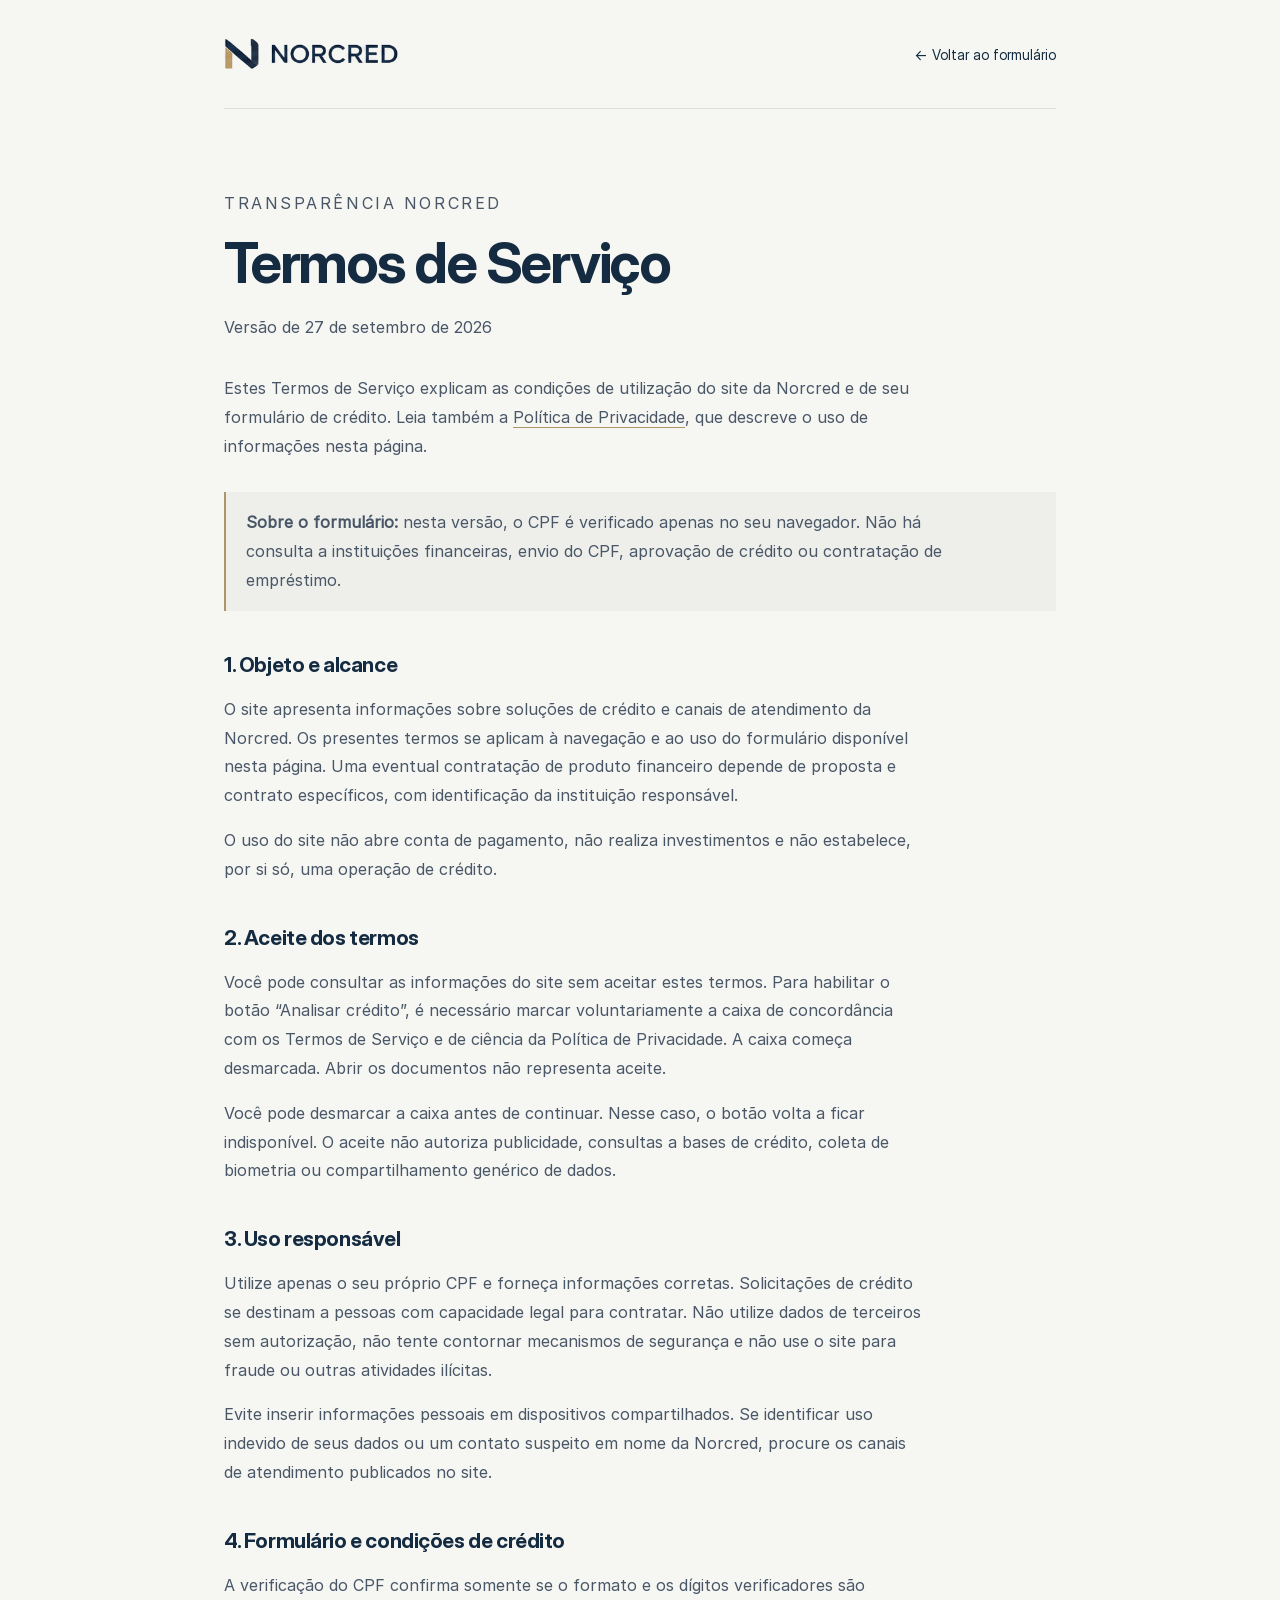
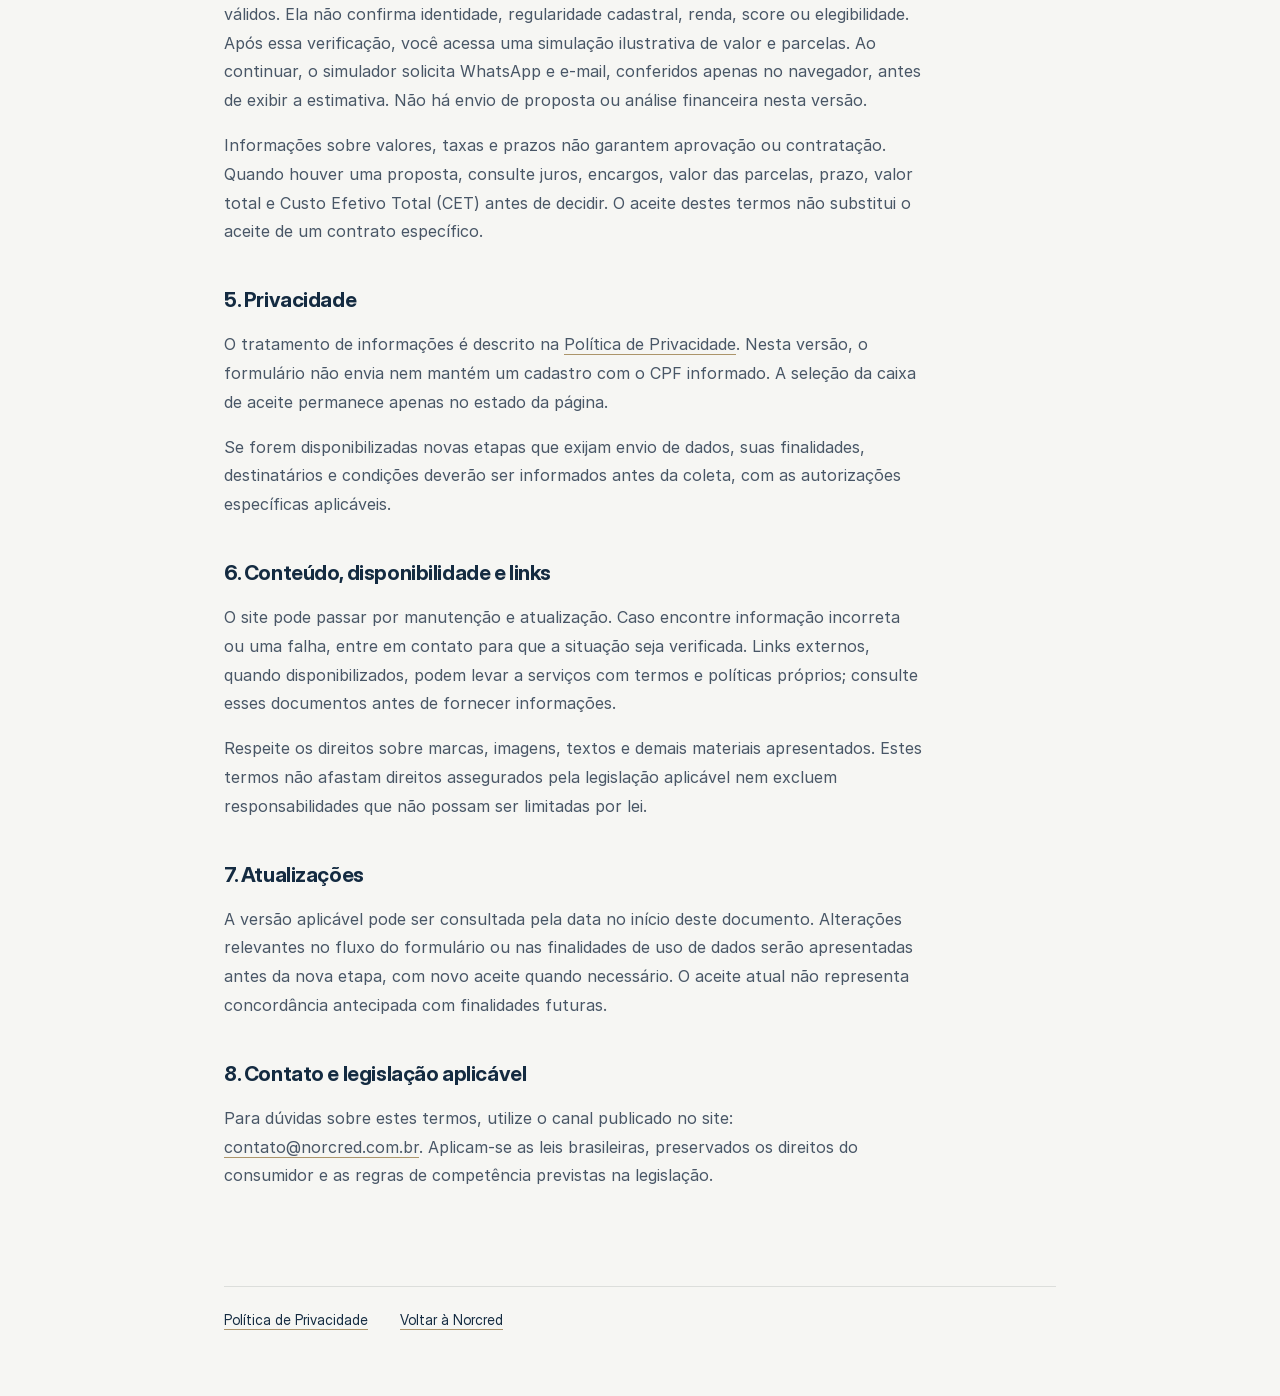
<file: termos-de-uso.html>
<!doctype html>
<html lang="pt-BR">
<head>
  <meta charset="utf-8">
  <meta name="viewport" content="width=device-width, initial-scale=1">
  <meta name="theme-color" content="#152b41">
  <meta name="description" content="Condições de utilização do site e do formulário de crédito da Norcred.">
  <title>Termos de Serviço — Norcred</title>
  <link rel="stylesheet" href="norcred.css">
  <link rel="stylesheet" href="legal.css">
</head>
<body class="legal-page">
  <a class="skip-link" href="#documento">Pular para o conteúdo</a>
  <header class="legal-header">
    <a href="norcred.html" aria-label="Norcred — início"><img src="assets/norcred-logo.png" alt="NORCRED" width="274" height="54"></a>
    <a class="legal-back" href="norcred.html#simular">← Voltar ao formulário</a>
  </header>
  <main class="legal-main" id="documento">
    <p class="legal-eyebrow">Transparência Norcred</p>
    <h1>Termos de Serviço</h1>
    <p class="legal-date">Versão de 27 de setembro de 2026</p>
    <p>Estes Termos de Serviço explicam as condições de utilização do site da Norcred e de seu formulário de crédito. Leia também a <a href="politica-de-privacidade.html">Política de Privacidade</a>, que descreve o uso de informações nesta página.</p>
    <aside class="legal-summary"><p><strong>Sobre o formulário:</strong> nesta versão, o CPF é verificado apenas no seu navegador. Não há consulta a instituições financeiras, envio do CPF, aprovação de crédito ou contratação de empréstimo.</p></aside>
    <h2>1. Objeto e alcance</h2>
    <p>O site apresenta informações sobre soluções de crédito e canais de atendimento da Norcred. Os presentes termos se aplicam à navegação e ao uso do formulário disponível nesta página. Uma eventual contratação de produto financeiro depende de proposta e contrato específicos, com identificação da instituição responsável.</p>
    <p>O uso do site não abre conta de pagamento, não realiza investimentos e não estabelece, por si só, uma operação de crédito.</p>
    <h2>2. Aceite dos termos</h2>
    <p>Você pode consultar as informações do site sem aceitar estes termos. Para habilitar o botão “Analisar crédito”, é necessário marcar voluntariamente a caixa de concordância com os Termos de Serviço e de ciência da Política de Privacidade. A caixa começa desmarcada. Abrir os documentos não representa aceite.</p>
    <p>Você pode desmarcar a caixa antes de continuar. Nesse caso, o botão volta a ficar indisponível. O aceite não autoriza publicidade, consultas a bases de crédito, coleta de biometria ou compartilhamento genérico de dados.</p>
    <h2>3. Uso responsável</h2>
    <p>Utilize apenas o seu próprio CPF e forneça informações corretas. Solicitações de crédito se destinam a pessoas com capacidade legal para contratar. Não utilize dados de terceiros sem autorização, não tente contornar mecanismos de segurança e não use o site para fraude ou outras atividades ilícitas.</p>
    <p>Evite inserir informações pessoais em dispositivos compartilhados. Se identificar uso indevido de seus dados ou um contato suspeito em nome da Norcred, procure os canais de atendimento publicados no site.</p>
    <h2>4. Formulário e condições de crédito</h2>
    <p>A verificação do CPF confirma somente se o formato e os dígitos verificadores são válidos. Ela não confirma identidade, regularidade cadastral, renda, score ou elegibilidade. Após essa verificação, você acessa uma simulação ilustrativa de valor e parcelas. Ao continuar, o simulador solicita WhatsApp e e-mail, conferidos apenas no navegador, antes de exibir a estimativa. Não há envio de proposta ou análise financeira nesta versão.</p>
    <p>Informações sobre valores, taxas e prazos não garantem aprovação ou contratação. Quando houver uma proposta, consulte juros, encargos, valor das parcelas, prazo, valor total e Custo Efetivo Total (CET) antes de decidir. O aceite destes termos não substitui o aceite de um contrato específico.</p>
    <h2>5. Privacidade</h2>
    <p>O tratamento de informações é descrito na <a href="politica-de-privacidade.html">Política de Privacidade</a>. Nesta versão, o formulário não envia nem mantém um cadastro com o CPF informado. A seleção da caixa de aceite permanece apenas no estado da página.</p>
    <p>Se forem disponibilizadas novas etapas que exijam envio de dados, suas finalidades, destinatários e condições deverão ser informados antes da coleta, com as autorizações específicas aplicáveis.</p>
    <h2>6. Conteúdo, disponibilidade e links</h2>
    <p>O site pode passar por manutenção e atualização. Caso encontre informação incorreta ou uma falha, entre em contato para que a situação seja verificada. Links externos, quando disponibilizados, podem levar a serviços com termos e políticas próprios; consulte esses documentos antes de fornecer informações.</p>
    <p>Respeite os direitos sobre marcas, imagens, textos e demais materiais apresentados. Estes termos não afastam direitos assegurados pela legislação aplicável nem excluem responsabilidades que não possam ser limitadas por lei.</p>
    <h2>7. Atualizações</h2>
    <p>A versão aplicável pode ser consultada pela data no início deste documento. Alterações relevantes no fluxo do formulário ou nas finalidades de uso de dados serão apresentadas antes da nova etapa, com novo aceite quando necessário. O aceite atual não representa concordância antecipada com finalidades futuras.</p>
    <h2>8. Contato e legislação aplicável</h2>
    <p>Para dúvidas sobre estes termos, utilize o canal publicado no site: <a href="mailto:contato@norcred.com.br">contato@norcred.com.br</a>. Aplicam-se as leis brasileiras, preservados os direitos do consumidor e as regras de competência previstas na legislação.</p>
  </main>
  <footer class="legal-footer"><a href="politica-de-privacidade.html">Política de Privacidade</a><a href="norcred.html#simular">Voltar à Norcred</a></footer>
</body>
</html>
</file>
<file: norcred.css>
/* Critical faces are preloaded. Optional swapping prevents late font layout shifts. */
/* NORCRED — fonts, tokens, layout, components, states, motion, responsive rules. */
@font-face {
  font-family: 'Norcred Display'; font-style: normal; font-weight: 400; font-display: optional;
  src: local('Inter Display'), local('Inter Display Regular'), url('assets/fonts/InterDisplay-Regular.woff2') format('woff2');
}
@font-face {
  font-family: 'Norcred Display'; font-style: normal; font-weight: 500; font-display: optional;
  src: local('Inter Display Medium'), url('assets/fonts/InterDisplay-Medium.woff2') format('woff2');
}
@font-face {
  font-family: 'Norcred Display'; font-style: normal; font-weight: 700; font-display: optional;
  src: local('Inter Display Bold'), url('assets/fonts/InterDisplay-Bold.woff2') format('woff2');
}
@font-face {
  font-family: 'Norcred Text'; font-style: normal; font-weight: 400; font-display: optional;
  src: local('Inter Regular'), url('assets/fonts/Inter-Regular.woff2') format('woff2');
}
@font-face {
  font-family: 'Norcred Signature'; font-style: normal; font-weight: 400; font-display: swap;
  src: url('assets/fonts/Caveat-Regular.ttf') format('truetype');
}

/* 1. TOKENS — fluid values resolve against the hero's container. */
:root {
  color-scheme: light;
  --color-ink: #142b41;
  --color-muted: #555d65;
  --color-page: #ececeb;
  --color-surface: #f4f6f5;
  --color-primary: #152b41;
  --color-primary-hover: #223f59;
  --color-secondary: #26374a;
  --color-border: #a5a7ac;
  --color-focus: #967a3e;
  --scroll-track: #e6e6e2;
  --scroll-thumb: #967a4c;
  --scroll-thumb-light: #b6a078;
  --scroll-thumb-active: #786039;
  --font-display: 'Norcred Display', 'Inter', Arial, sans-serif;
  --font-text: 'Norcred Text', 'Inter', Arial, sans-serif;
  --space-1: .5rem;
  --space-2: .75rem;
  --space-3: 1rem;
  --space-4: 1.5rem;
  --space-5: 2rem;
  --space-6: 3rem;
  --radius-sm: .5rem;
  --radius-md: .625rem;
  --radius-lg: .75rem;
  --radius-dialog: 1rem;
  --touch-target: 2.75rem;
  --ease-out: cubic-bezier(.22, 1, .36, 1);
  --duration-interaction: 220ms;
  --duration-entrance: 700ms;
  --parallax-limit: 5px;
}

.hero {
  --fluid-unit: 1vw;
  --content-width: 93rem;
  --page-padding: max(clamp(1.25rem, calc(5.5 * var(--fluid-unit)), 5.75rem), env(safe-area-inset-left), env(safe-area-inset-right));
  --header-padding: max(clamp(1.5rem, calc(2.4 * var(--fluid-unit)), 2.5rem), env(safe-area-inset-top));
  --logo-width: clamp(10.5rem, calc(16.4 * var(--fluid-unit)), 17.125rem);
  --text-title: clamp(3rem, calc(4.426 * var(--fluid-unit)), 5rem);
  --text-body: clamp(1.125rem, calc(1.675 * var(--fluid-unit)), 1.75rem);
  --text-nav: clamp(1rem, calc(1.2 * var(--fluid-unit)), 1.25rem);
  --text-button: clamp(1rem, calc(1.196 * var(--fluid-unit)), 1.25rem);
  --title-leading: 1.04;
  --body-leading: 1.4;
  --title-width: 55%;
  --body-width: 29rem;
  --actions-width: 55%;
  --content-top: clamp(4rem, 9svh, 8rem);
  --content-bottom: clamp(6rem, 16svh, 12rem);
  --content-margin: auto;
  --description-gap: clamp(1.5rem, calc(1.6 * var(--fluid-unit)), 1.75rem);
  --actions-gap: clamp(1.75rem, calc(2.43 * var(--fluid-unit)), 2.75rem);
  --button-gap: clamp(.75rem, calc(2 * var(--fluid-unit)), 2.125rem);
  --nav-gap: clamp(1.5rem, calc(3.55 * var(--fluid-unit)), 3.75rem);
  --button-height: 3.5rem;
  --button-width: clamp(11rem, calc(14.23 * var(--fluid-unit)), 15rem);
  --button-padding: clamp(1.25rem, calc(2 * var(--fluid-unit)), 2rem);
  --button-icon-gap: var(--space-3);
  --button-radius: var(--radius-lg);
  --hero-height: max(42rem, 100svh);
  --photo-height: 100%;
  --photo-reserve: 0px;
  --photo-position: center;
  --image-bleed: 0px;
  --parallax-enabled: 1;
  --overlay: linear-gradient(90deg, rgba(244,246,245,.96) 0%, rgba(244,246,245,.88) 28%, rgba(244,246,245,.5) 42%, rgba(244,246,245,0) 60%), linear-gradient(180deg, rgba(244,246,245,.72) 0%, rgba(244,246,245,0) 20%);
}

@supports (width: 1cqw) {
  .hero { --fluid-unit: 1cqw; }
}

/* 2. LAYOUT — only image layers and the compact navigation float. */
*, *::before, *::after { box-sizing: border-box; }
html { scroll-behavior: smooth; }
/* Native desktop controls retain dragging, keyboard and wheel behavior. */
html, .connection-dialog, .main-nav {
  scrollbar-width: thin;
  scrollbar-color: var(--scroll-thumb) var(--scroll-track);
}
@supports selector(::-webkit-scrollbar) {
  html, .connection-dialog, .main-nav { scrollbar-width: auto; scrollbar-color: auto; }
  ::-webkit-scrollbar { width: 12px; height: 12px; }
  ::-webkit-scrollbar-track { background: var(--scroll-track); }
  ::-webkit-scrollbar-thumb {
    min-height: 48px;
    border: 3px solid var(--scroll-track);
    border-radius: 999px;
    background: linear-gradient(90deg, var(--scroll-thumb-light), var(--scroll-thumb));
    background-clip: padding-box;
  }
  ::-webkit-scrollbar-thumb:hover { background: var(--scroll-thumb); background-clip: padding-box; }
  ::-webkit-scrollbar-thumb:active { background: var(--scroll-thumb-active); background-clip: padding-box; }
  ::-webkit-scrollbar-button { display: none; }
  ::-webkit-scrollbar-corner { background: var(--scroll-track); }
}
/* Touch indicator is decorative: gestures and page scrolling stay native. */
.scroll-indicator {
  display: none;
  position: fixed;
  z-index: 4;
  inset: max(12px, env(safe-area-inset-top)) max(4px, env(safe-area-inset-right)) max(12px, env(safe-area-inset-bottom)) auto;
  width: 3px;
  pointer-events: none;
  border-radius: 999px;
  opacity: .45;
  transition: opacity 260ms ease;
}
.scroll-indicator__thumb {
  display: block;
  width: 100%;
  border-radius: inherit;
  background: linear-gradient(90deg, #c8b58e, var(--scroll-thumb));
  box-shadow: 0 0 0 1px rgba(244, 246, 245, .4);
}
@media (pointer: coarse) {
  html.has-touch-scrollbar { scrollbar-width: none; }
  html.has-touch-scrollbar::-webkit-scrollbar { display: none; }
  .has-touch-scrollbar .scroll-indicator { display: block; }
  .scroll-indicator.is-scrolling { opacity: 1; }
}
@media (prefers-reduced-motion: reduce) {
  .scroll-indicator { transition: none; }
}
@media (forced-colors: active) {
  html, html.has-touch-scrollbar, .connection-dialog, .main-nav { scrollbar-color: auto; scrollbar-width: auto; }
  html.has-touch-scrollbar::-webkit-scrollbar { display: block; }
  ::-webkit-scrollbar-thumb { background: ButtonText; border-color: Canvas; }
  ::-webkit-scrollbar-track, ::-webkit-scrollbar-corner { background: Canvas; }
  .has-touch-scrollbar .scroll-indicator { display: none; }
}
body { margin: 0; background: var(--color-page); color: var(--color-ink); font-family: var(--font-display); -webkit-font-smoothing: antialiased; }
a { color: inherit; text-decoration: none; }
button { font: inherit; cursor: pointer; }
button, a { -webkit-tap-highlight-color: transparent; }
img { display: block; max-width: 100%; }
.hero-shell { container: norcred / inline-size; }
.hero {
  position: relative;
  isolation: isolate;
  display: flex;
  flex-direction: column;
  min-height: var(--hero-height);
  padding-bottom: var(--photo-reserve);
  background: var(--color-surface);
}
.hero__background, .hero__overlay { position: absolute; pointer-events: none; }
.hero__background { inset: auto 0 0; height: var(--photo-height); overflow: hidden; z-index: 0; }
.hero__parallax { position: absolute; inset: calc(-1 * var(--image-bleed)); transform: translate3d(var(--pointer-x, 0px), var(--pointer-y, 0px), 0); transition: transform 400ms var(--ease-out); }
.hero__art { width: 100%; height: 100%; object-fit: cover; object-position: var(--photo-position); user-select: none; }
.hero__mobile-art, .hero__signature { display: none; }
.hero__overlay { inset: 0; z-index: 1; background: var(--overlay); }
.site-header, .hero__content { position: relative; width: min(var(--content-width), calc(100% - var(--page-padding) * 2)); margin-inline: auto; }
.site-header { display: flex; align-items: center; justify-content: space-between; gap: var(--space-4); padding-top: var(--header-padding); z-index: 3; }
.hero__content { z-index: 2; margin-block: var(--content-margin); padding-block: var(--content-top) var(--content-bottom); }
.hero__actions { display: flex; flex-wrap: wrap; align-items: stretch; gap: var(--button-gap); max-width: var(--actions-width); margin-top: var(--actions-gap); }

/* 3. COMPONENTS */
.brand { display: block; flex: 0 1 auto; width: var(--logo-width); }
.brand img { width: 100%; height: auto; }
.main-nav { display: flex; align-items: center; gap: var(--nav-gap); }
.main-nav__link { position: relative; display: inline-flex; align-items: center; min-height: var(--touch-target); font-size: var(--text-nav); line-height: 1.5; color: #585e65; white-space: nowrap; }
.main-nav__link::after { content: ''; position: absolute; height: 2px; inset: auto 0 0; background: currentColor; transform: scaleX(0); transform-origin: left; transition: transform var(--duration-interaction) var(--ease-out); }
.menu-toggle { display: none; }
.hero__title { max-width: var(--title-width); margin: 0; font-size: var(--text-title); font-weight: 700; line-height: var(--title-leading); letter-spacing: -.025em; }
.hero__title span { display: block; overflow-wrap: anywhere; }
.hero__title .hero__period { display: inline; }
.hero__description { max-width: var(--body-width); margin: var(--description-gap) 0 0; font: 400 var(--text-body)/var(--body-leading) var(--font-text); letter-spacing: -.022em; color: var(--color-muted); }
.button { display: inline-flex; justify-content: space-between; align-items: center; gap: var(--button-icon-gap); flex: 0 1 auto; min-height: var(--button-height); min-width: var(--button-width); max-width: 100%; padding: var(--space-3) var(--button-padding); border: 1.5px solid transparent; border-radius: var(--button-radius); font: 400 var(--text-button)/1.3 var(--font-text); letter-spacing: -.008em; transition: transform var(--duration-interaction) var(--ease-out); }
.button span { min-width: 0; }
.button svg { width: 1.25rem; height: 1.25rem; flex-shrink: 0; stroke: currentColor; stroke-width: 1.35; stroke-linecap: round; stroke-linejoin: round; transition: transform var(--duration-interaction) var(--ease-out); }
.button .button__leading-icon { display: none; }
.button--primary { color: #fff; background: var(--color-primary); border-color: rgba(255,255,255,.82); box-shadow: inset 0 0 0 1px rgba(6,24,42,.50); }
.button--secondary { color: var(--color-secondary); background: rgba(244,246,245,.35); border-color: var(--color-border); }
.skip-link { position: fixed; top: var(--space-2); left: var(--space-2); z-index: 5; transform: translateY(calc(-100% - 1rem)); padding: var(--space-2) 1.125rem; color: #fff; background: var(--color-ink); border-radius: var(--radius-sm); }
.connection-dialog { width: min(27.5rem, calc(100% - 2.5rem)); max-height: calc(100svh - 2.5rem); overflow-y: auto; padding: clamp(1.5rem, 5vw, 2.25rem); border: 1px solid #d7d9d9; border-radius: var(--radius-dialog); color: var(--color-ink); background: #f4f4f0; box-shadow: 0 24px 90px rgba(15,29,44,.15); }
.connection-dialog::backdrop { background: rgba(12,24,37,.34); backdrop-filter: blur(4px); }
.dialog-close { position: absolute; top: .625rem; right: var(--space-2); width: var(--touch-target); height: var(--touch-target); border: 0; background: transparent; color: var(--color-ink); font-size: 1.75rem; }
.dialog-eyebrow { font-size: .75rem; letter-spacing: .18em; margin: 0 0 1.375rem; }
.connection-dialog h2 { font-size: 1.75rem; line-height: 1.13; letter-spacing: -.03em; margin: 0 0 1.125rem; }
#dialog-description { font-size: 1rem; line-height: 1.55; color: var(--color-muted); }
.dialog-confirm { min-height: var(--touch-target); padding: var(--space-2) 1.375rem; background: var(--color-ink); color: white; border: 0; border-radius: var(--radius-sm); margin-top: var(--space-2); }
.noscript-note { padding: 1.25rem; font: .875rem/1.5 Arial, sans-serif; }

/* 4. STATES — keyboard focus is independent of hover and motion. */
a:focus-visible, button:focus-visible, .hero__content:focus-visible { outline: 3px solid var(--color-focus); outline-offset: 6px; }
.skip-link:focus { transform: none; }
.skip-link:not(:focus) { clip-path: inset(50%); }
.main-nav__link:is(:hover, :focus-visible, .is-active) { color: var(--color-ink); }
.main-nav__link:is(:hover, :focus-visible, .is-active)::after { transform: scaleX(1); }
.button--primary:hover { background: var(--color-primary-hover); }
.button--secondary:hover { background: rgba(255,255,255,.65); border-color: #727c87; }
.button:active { transform: translateY(0); }
.menu-toggle[aria-expanded='true'] span:first-child { transform: translateY(6px) rotate(45deg); }
.menu-toggle[aria-expanded='true'] span:nth-child(2) { opacity: 0; }
.menu-toggle[aria-expanded='true'] span:last-child { transform: translateY(-6px) rotate(-45deg); }

/* 5. ANIMATIONS — finite entrances; no idle animation loop. */
@keyframes hero-enter {
  from { opacity: 0; transform: translateY(10px); }
  to { opacity: 1; transform: translateY(0); }
}
@keyframes hero-image-enter {
  from { transform: scale(1.02); }
  to { transform: scale(1); }
}
@media (prefers-reduced-motion: no-preference) {
  .site-header, .hero__title, .hero__description, .hero__actions .button { animation: hero-enter var(--duration-entrance) var(--ease-out) backwards; }
  .site-header { animation-delay: 60ms; }
  .hero__title { animation-delay: 140ms; }
  .hero__description { animation-delay: 240ms; }
  .hero__actions .button:first-child { animation-delay: 340ms; }
  .hero__actions .button:last-child { animation-delay: 420ms; }
  .hero__art { animation: hero-image-enter 1100ms var(--ease-out) backwards; }
}
@media (hover: hover) and (pointer: fine) and (prefers-reduced-motion: no-preference) {
  .hero { --image-bleed: 6px; }
  .button:hover { transform: translateY(-2px); }
  .button:hover svg { transform: translateX(3px); }
  .button:active { transform: translateY(0); }
}

/* 6. RESPONSIVE RULES — the wrapper, not the window, selects the layout. */
@container norcred (width < 64rem) {
  .hero {
    --photo-height: clamp(20rem, calc(65 * var(--fluid-unit)), 38rem);
    --photo-reserve: var(--photo-height);
    --photo-position: 68% center;
    --hero-height: 100svh;
    --content-margin: 0;
    --content-top: clamp(3rem, 6svh, 5rem);
    --content-bottom: var(--space-5);
    --title-width: 42rem;
    --text-title: clamp(2rem, calc(6 * var(--fluid-unit)), 4rem);
    --body-width: 32rem;
    --text-body: clamp(1.125rem, calc(2.8 * var(--fluid-unit)), 1.5rem);
    --actions-width: 32rem;
    --image-bleed: 0px;
    --parallax-enabled: 0;
    --overlay: linear-gradient(180deg, var(--color-surface) 0%, var(--color-surface) calc(100% - var(--photo-height)), rgba(244,246,245,0) calc(100% - var(--photo-height) + 6rem));
  }
  .desktop-break { display: none; }
}
@container norcred (width < 48rem) {
  .hero {
    --page-padding: max(calc(7.2 * var(--fluid-unit)), env(safe-area-inset-left), env(safe-area-inset-right));
    --header-padding: max(.75rem, calc(2.8 * var(--fluid-unit)), env(safe-area-inset-top));
    --logo-width: calc(33.5 * var(--fluid-unit));
    --text-title: calc(9.56 * var(--fluid-unit));
    --title-leading: .97;
    --title-width: 100%;
    --text-body: max(1rem, calc(4.45 * var(--fluid-unit)));
    --body-leading: 1.23;
    --body-width: 100%;
    --description-gap: calc(3.5 * var(--fluid-unit));
    --content-top: calc(12.2 * var(--fluid-unit));
    --content-bottom: 0px;
    --hero-height: calc(177.68 * var(--fluid-unit));
    --photo-height: calc(177.68 * var(--fluid-unit));
    --photo-reserve: calc(84 * var(--fluid-unit));
    --overlay: none;
    --text-nav: 1rem;
    --actions-width: 100%;
    --actions-gap: calc(5 * var(--fluid-unit));
    --button-gap: calc(1.8 * var(--fluid-unit));
    --button-height: max(var(--touch-target), calc(10.2 * var(--fluid-unit)));
    --button-width: 0px;
    --button-padding: calc(5 * var(--fluid-unit));
    --button-icon-gap: calc(4 * var(--fluid-unit));
    --button-radius: calc(2.1 * var(--fluid-unit));
    --text-button: max(1rem, calc(3.65 * var(--fluid-unit)));
    background: #f8fcff;
  }
  .hero__art { display: none; }
  .hero__mobile-art { display: block; width: 100%; height: 100%; object-fit: cover; user-select: none; mask-image: linear-gradient(to bottom, transparent, #000 10%); }
  .site-header { gap: var(--space-3); width: calc(100% - max(6.1cqw, env(safe-area-inset-left), env(safe-area-inset-right)) * 2); }
  .hero__title { letter-spacing: -.035em; }
  .hero__title .hero__period { color: #ccaa6b; }
  .hero__description { color: #7d8590; letter-spacing: -.025em; }
  .hero__actions { display: grid; grid-template-columns: minmax(0, 1fr); }
  .hero__actions .button { display: grid; grid-template-columns: auto minmax(0, 1fr) auto; padding-block: .5rem; font-family: var(--font-display); font-weight: 500; }
  .button .button__leading-icon { display: block; width: max(1.375rem, 5.3cqw); height: max(1.375rem, 5.3cqw); stroke-width: 1.6; }
  .button .button__whatsapp-icon { width: max(1.625rem, 5.8cqw); height: max(1.625rem, 5.8cqw); color: #25d366; stroke: none; }
  .button--secondary .button__leading-icon { stroke-width: 1.8; }
  .button--primary { background: #172f45; border-color: #172f45; box-shadow: 0 2px 3px rgb(20 43 65 / .1); }
  .button--secondary { background: rgb(255 255 255 / .8); border-color: #bcc9d6; color: var(--color-ink); }
  .hero__signature { display: block; position: absolute; z-index: 2; left: 7.5%; bottom: 4%; margin: 0; color: white; font: 400 6.3cqw/.85 'Norcred Signature', cursive; transform: rotate(-12deg); text-shadow: 0 1px 6px rgb(20 43 65 / .2); }
  .hero__signature::after { content: ''; display: block; width: 12cqw; height: .5cqw; margin: 1.8cqw 0 0 6cqw; border-radius: 100%; background: #d2b071; transform: rotate(-5deg); }
  .menu-toggle { display: grid; place-content: center; gap: 4.5px; flex: 0 0 max(var(--touch-target), 8cqw); width: max(var(--touch-target), 8cqw); height: max(var(--touch-target), 8cqw); padding: 0; border: 1px solid #bcc9d6; border-radius: max(.5rem, 1.6cqw); background: rgba(255,255,255,.4); color: var(--color-ink); }
  .menu-toggle span { display: block; width: max(18px, 3.2cqw); height: 1.5px; background: currentColor; transition: transform var(--duration-interaction) var(--ease-out), opacity var(--duration-interaction); }
  .main-nav { display: none; position: absolute; top: calc(100% + var(--space-2)); left: 0; right: 0; flex-direction: column; align-items: stretch; gap: 0; max-height: calc(100svh - 7rem); overflow-y: auto; padding: var(--space-1) 1.125rem; border: 1px solid #d9dbdd; border-radius: var(--radius-lg); background: #f4f4f2; box-shadow: 0 16px 40px rgba(20,43,65,.10); }
  .main-nav.is-open { display: flex; }
  .main-nav__link { padding-block: var(--space-2); }
  .main-nav__link + .main-nav__link { border-top: 1px solid #dcdedf; }
  .main-nav__link::after { display: none; }
  .main-nav__link.is-active { font-weight: 500; }
}
/* Carry the mobile hero's visual details into the desktop composition. */
@container norcred (width >= 64rem) {
  .hero {
    --actions-width: 25.625rem;
    --button-gap: .625rem;
    --button-height: 3.25rem;
    --button-padding: 1.5rem;
    --button-icon-gap: 1rem;
    --button-radius: .625rem;
  }
  .hero__title .hero__period { color: #ccaa6b; }
  .hero__actions { display: grid; grid-template-columns: minmax(0, 1fr); }
  .hero__actions .button { display: grid; grid-template-columns: 1.625rem minmax(0, 1fr) auto; padding-block: .625rem; font-family: var(--font-display); font-weight: 500; }
  .hero__actions .button__leading-icon { display: block; width: 1.5rem; height: 1.5rem; stroke-width: 1.8; }
  .hero__actions .button__whatsapp-icon { width: 1.625rem; height: 1.625rem; color: #25d366; stroke: none; }
  .hero__actions .button--primary { background: #172f45; border-color: #172f45; box-shadow: 0 2px 3px rgb(20 43 65 / .1); }
  .hero__actions .button--secondary { background: rgb(255 255 255 / .8); border-color: #bcc9d6; color: var(--color-ink); }
  .hero__actions .button--primary:hover { background: var(--color-primary-hover); }
  .hero__actions .button--secondary:hover { background: #fff; border-color: #727c87; }
}
@media (max-height: 40rem) {
  @container norcred (width >= 64rem) {
    .hero { --hero-height: 100svh; --content-top: var(--space-6); --content-bottom: var(--space-6); --text-title: clamp(2.75rem, calc(4.426 * var(--fluid-unit)), 4rem); }
  }
}
@media (prefers-reduced-motion: reduce) {
  html { scroll-behavior: auto; }
  .hero *, .hero *::before, .hero *::after { animation: none !important; transition: none !important; }
  .hero__parallax { transform: none; }
}

/* Credit analysis: proportions follow the supplied 1672 x 941 reference. */
.section-divider {
  height: 2px;
  margin: 0;
  border: 0;
  background: #b3bec9;
}
.credit {
  position: relative;
  isolation: isolate;
  display: grid;
  align-items: center;
  min-height: max(36rem, 56.28cqw);
  background: #f8f9fa;
}
.credit__background { position: absolute; inset: 0; z-index: -2; width: 100%; height: 100%; object-fit: cover; object-position: center; }
.credit__mobile-art { display: none; }
.credit__motion { position: absolute; inset: 0; z-index: -2; width: 100%; height: 100%; object-fit: cover; object-position: center; pointer-events: none; opacity: 0; transition: opacity 240ms ease; }
.credit__motion.is-playing { opacity: 1; }
@media (prefers-reduced-motion: reduce) { .credit__motion { display: none; transition: none; } }
.credit::before { content: ''; position: absolute; inset: 0; z-index: -1; background: linear-gradient(90deg, transparent 53%, rgb(255 255 255 / .62) 66%, rgb(255 255 255 / .78) 100%); pointer-events: none; }
.credit__content { position: relative; top: -.21cqw; width: 36.3%; margin: 0 4.3% 0 auto; padding-block: 3rem; }
.credit__intro { padding-left: 1.615cqw; }
.credit__intro h2 { margin: 0; color: #061354; font-size: 4.785cqw; font-weight: 700; line-height: .94; letter-spacing: -.035em; }
.credit__intro p { margin: 1.08cqw 0 0; color: #70798f; font-size: 2.033cqw; line-height: 1.08; letter-spacing: -.028em; }
.credit__form { margin-top: 1.55cqw; padding: 1.795cqw 1.974cqw 1.855cqw; border-radius: 1.136cqw; background: rgb(255 255 255 / .94); box-shadow: 0 1.2cqw 2.7cqw rgb(22 39 61 / .09); }
.credit__form > label { display: block; margin-bottom: .42cqw; color: #153555; font-size: max(.875rem, 1.315cqw); font-weight: 500; line-height: 1.2; }
.credit__field { display: flex; align-items: center; min-height: max(2.75rem, 4.067cqw); border: 1.5px solid #bec5d5; border-radius: .54cqw; background: #fff; }
.credit__user { flex: 0 0 4cqw; height: 1.7cqw; background: #8791ab; mask: url('assets/icons/user.svg') center / 1.8cqw no-repeat; }
.credit__field input { width: 100%; min-width: 0; height: 1.75cqw; padding: 0 .9cqw; border: 0; border-left: 1px solid #d8dce5; border-radius: 0; outline: none; color: #153555; background: transparent; font: 400 max(1rem, 1.435cqw)/1.2 var(--font-display); }
.credit__field input::placeholder { color: #8b94ad; opacity: 1; }
.credit__field:focus-within { border-color: #153555; outline: 3px solid rgb(21 53 85 / .15); outline-offset: 3px; }
.credit__field:has([aria-invalid='true']) { border-color: #af3541; }
.credit__submit { display: flex; justify-content: center; align-items: center; gap: 1.65cqw; width: 100%; min-height: max(2.75rem, 4.067cqw); margin-top: 1.017cqw; padding: .75cqw; border: 1px solid #143352; border-radius: .6cqw; color: #fff; background: #133352; font-size: max(1rem, 1.435cqw); font-weight: 500; line-height: 1.2; transition: background 180ms ease; }
.credit__submit:enabled:hover { background: #204867; }
.credit__submit:focus-visible { outline: 3px solid var(--color-focus); outline-offset: 4px; }
.credit__arrow { width: 1.7cqw; height: 1.7cqw; background: currentColor; mask: url('assets/icons/arrow-right.svg') center / contain no-repeat; }
.credit__privacy { display: flex; align-items: center; justify-content: center; gap: .54cqw; margin: 1.2cqw 0 0; color: #7c87a2; font-size: max(.75rem, 1.0765cqw); line-height: 1.4; letter-spacing: -.015em; }
.credit__lock { flex: 0 0 1.435cqw; height: 1.435cqw; background: #c69640; mask: url('assets/icons/lock.svg') center / contain no-repeat; }
.credit__error { margin: .65rem 0 0; color: #a22e3b; font-size: .875rem; line-height: 1.4; }
@container norcred (width < 64rem) {
  .credit { min-height: 0; padding-top: clamp(22.5rem, 60cqw, 34rem); }
  .credit__background { height: clamp(24rem, 78cqw, 43rem); object-position: 25% top; }
  .credit__motion { height: clamp(24rem, 78cqw, 43rem); object-position: 25% top; }
  .credit::before { background: linear-gradient(180deg, transparent 12rem, rgb(248 249 250 / .08) 20rem, #f8f9fa clamp(24rem, 75cqw, 42rem)); }
  .credit__content { top: 0; width: min(100% - 2.5rem, 36rem); margin-inline: auto; padding-block: 2.5rem 3.5rem; }
  .credit__intro { padding-inline: .25rem; }
  .credit__intro h2 { font-size: clamp(2.125rem, 6cqw, 3.5rem); line-height: 1; }
  .credit__intro p { margin-top: 1rem; font-size: clamp(1.0625rem, 2.8cqw, 1.5rem); line-height: 1.35; }
  .credit__break { display: none; }
  .credit__form { margin-top: 1.5rem; padding: clamp(1.125rem, 4cqw, 2rem); border-radius: 1rem; box-shadow: 0 14px 40px rgb(22 39 61 / .09); }
  .credit__form > label { margin-bottom: .5rem; font-size: 1rem; }
  .credit__field { min-height: 3.5rem; border-radius: .5rem; }
  .credit__user { flex-basis: 3.25rem; height: 1.5rem; mask-size: 1.5rem; }
  .credit__field input { height: 1.75rem; padding-inline: .875rem; font-size: 1.125rem; }
  .credit__submit { min-height: 3.5rem; margin-top: 1rem; padding: .875rem; gap: 1.25rem; border-radius: .5rem; font-size: 1.125rem; }
  .credit__arrow { width: 1.5rem; height: 1.5rem; }
  .credit__privacy { margin-top: 1.125rem; gap: .5rem; font-size: .8125rem; }
  .credit__lock { flex-basis: 1.25rem; height: 1.25rem; }
}
/* Tablets use a dedicated portrait column; text never overlays the advisor. */
@container norcred (48rem <= width < 64rem) {
  .credit { min-height: 40rem; padding: 0; }
  .credit__background, .credit__motion { width: 44%; height: 100%; }
  .credit__background { object-position: 20% top; }
  .credit__motion { object-position: 32% top; }
  .credit::before { display: none; }
  .credit__content { width: 56%; margin: 0 0 0 auto; padding: 2.5rem 1.5rem; }
  .credit__intro h2 { font-size: clamp(2rem, 4.3cqw, 2.65rem); line-height: 1.04; }
  .credit__intro p { font-size: 1.0625rem; line-height: 1.45; }
  .credit__form { padding: 1.25rem; }
}
@media (prefers-reduced-motion: reduce) {
  .credit__submit { transition: none; }
}

/* Preserve the supplied consent artwork; live controls cover its printed fields. */
@container norcred (width < 48rem) {
  .credit { display: block; min-height: 177.68cqw; padding: 103cqw 0 23cqw; background: #e8e5e0 url('assets/credit-mobile-consent.png') center bottom / 100% auto no-repeat; }
  .credit__background, .credit::before { display: none; }
  .credit__mobile-art { display: block; position: absolute; inset: 0 0 auto; z-index: -1; width: 100%; height: 177.68cqw; clip-path: inset(0 0 12%); }
  .credit__motion { inset: 0 0 auto; z-index: -1; height: 177.68cqw; object-fit: fill; clip-path: inset(0 0 12%); }
  .credit__content { position: static; width: 100%; margin: 0; padding: 0; }
  .credit__intro { position: absolute; top: 19.5cqw; left: 8.8%; width: 44%; padding: 0; }
  .credit__intro h2 { font-size: 8.7cqw; line-height: .98; letter-spacing: -.035em; }
  .credit__motion.is-playing + .credit__content .credit__intro h2 { text-shadow: 0 0 3px #fff, 0 0 8px #fff; }
  .credit__intro h2 br, .credit__intro p { display: none; }
  .credit__form { position: relative; isolation: isolate; width: 75%; margin: 0 0 0 14.2%; padding: 0; border: 0; border-radius: 0; background: #f7f7f9; box-shadow: none; }
  .credit__form::before { content: ''; position: absolute; z-index: -1; inset: -.5cqw -4.2cqw -9cqw -7.4cqw; min-height: 48cqw; border-radius: 0 0 5cqw 5cqw; background: linear-gradient(110deg, #f8f8fa, #f3f3f6); pointer-events: none; }
  .credit__form > label { position: absolute; width: 1px; height: 1px; padding: 0; margin: -1px; overflow: hidden; clip-path: inset(50%); white-space: nowrap; border: 0; }
  .credit__field { min-height: max(44px, 9.7cqw); border: 1.5px solid #d7d9e3; border-radius: 1.6cqw; background: #fdfdff; }
  .credit__user { flex-basis: 10.8cqw; height: 4.5cqw; min-height: 18px; background: #9ca3b9; mask-size: max(18px, 4.5cqw); }
  .credit__field input { height: 5cqw; min-height: 22px; padding-inline: 2.7cqw; font-size: max(16px, 3.7cqw); }
  .credit__field input::placeholder { color: #9ca3b9; }
  .credit__submit { min-height: 52px; padding: .875rem 3cqw; gap: 3.5cqw; border: 1px solid #082b4c; border-radius: 1.8cqw; background: #062c4e; font-size: clamp(1rem, 4cqw, 1.25rem); font-weight: 500; }
  .credit__arrow { width: 4.2cqw; height: 4.2cqw; min-width: 18px; min-height: 18px; }
  .credit__privacy { align-items: flex-start; justify-content: center; margin-top: 3.3cqw; padding-top: .5rem; font-size: clamp(.75rem, 2.65cqw, 1.125rem); }
  .credit__lock { flex-basis: max(1.25rem, 4cqw); height: max(1.25rem, 4cqw); }
}

/* Explicit agreement unlocks the CTA; the two labels share one stable line. */
.visually-hidden { position: absolute; width: 1px; height: 1px; padding: 0; margin: -1px; overflow: hidden; clip-path: inset(50%); white-space: nowrap; border: 0; }
.credit__consent { display: flex; align-items: flex-start; gap: .375rem; margin-top: 1rem; }
.credit__consent input { appearance: none; flex: 0 0 44px; width: 44px; height: 44px; margin: -.5rem 0 0 -.5rem; border: 0; border-radius: .5rem; cursor: pointer; background: transparent; }
.credit__consent input::before { content: ''; display: block; width: 20px; height: 20px; margin: 12px; border: 1.5px solid #8f9baa; border-radius: 5px; background: #fff; transition: background 200ms, border-color 200ms; }
.credit__consent input:checked::before { border-color: #153555; background: #153555 url("data:image/svg+xml,%3Csvg xmlns='http://www.w3.org/2000/svg' viewBox='0 0 20 20'%3E%3Cpath d='m5 10 3 3 7-7' fill='none' stroke='%23fff' stroke-width='1.8' stroke-linecap='round' stroke-linejoin='round'/%3E%3C/svg%3E") center / 20px no-repeat; }
.credit__consent input:focus-visible { outline: 2px solid var(--color-focus); outline-offset: 0; }
.credit__consent input[aria-invalid='true']::before { border-color: #a22e3b; }
.credit__consent p { margin: 0; color: #596779; font: 400 clamp(.8125rem, .9cqw, 1rem)/1.65 var(--font-text); }
.credit__consent label { cursor: pointer; }
.credit__consent a { color: #153555; text-decoration: underline; text-underline-offset: 3px; text-decoration-color: #ac956a; }
.credit__consent a:hover { text-decoration-color: currentColor; }
.credit__submit { position: relative; overflow: hidden; isolation: isolate; transition: background 320ms ease, border-color 320ms ease, box-shadow 320ms ease; }
.credit__submit:disabled { cursor: not-allowed; color: #667180; background: #e9edf0; border-color: #dce2e7; box-shadow: none; }
.credit__submit-copy { display: grid; perspective: 400px; }
.credit__submit-copy > span { grid-area: 1 / 1; backface-visibility: hidden; transition: transform 440ms var(--ease-out), opacity 250ms ease; }
.credit__submit-ready { opacity: 0; transform: translateY(80%) rotateX(-70deg); }
.is-consented .credit__submit-pending { opacity: 0; transform: translateY(-80%) rotateX(70deg); }
.is-consented .credit__submit-ready { opacity: 1; transform: translateY(0) rotateX(0); }
.credit__submit .credit__arrow { flex-shrink: 0; transition: transform 440ms var(--ease-out), opacity 250ms ease; }
.credit__submit:disabled .credit__arrow { opacity: .6; mask-image: url('assets/icons/lock.svg'); transform: scale(.85); }
.credit__submit.is-consented { box-shadow: 0 4px 14px rgb(21 53 85 / .15); }
@container norcred (width < 48rem) {
  .credit__consent { margin-top: max(.875rem, 3cqw); }
  .credit__consent p { color: #65718a; font-size: clamp(.8125rem, 2.65cqw, 1.125rem); line-height: 1.45; }
  .credit__consent a { color: #1267c4; text-decoration-color: currentColor; }
  .credit__submit { min-height: max(52px, 11.8cqw); margin-top: max(.875rem, 3cqw); }
  .credit__submit.is-consented { background: linear-gradient(110deg, #082f52, #07365d 65%, #062a49); }
}
@keyframes credit-unlock { from { transform: translateX(-160%) skewX(-18deg); } to { transform: translateX(320%) skewX(-18deg); } }
@media (prefers-reduced-motion: no-preference) {
  .credit__submit.is-consented::after { content: ''; position: absolute; inset: 0 auto 0 0; width: 45%; pointer-events: none; background: linear-gradient(90deg, transparent, rgb(220 198 148 / .2), transparent); animation: credit-unlock 850ms var(--ease-out) both; }
}
@media (prefers-reduced-motion: reduce) {
  .credit__submit, .credit__submit-copy > span, .credit__submit .credit__arrow, .credit__consent input::before { transition: none; }
}
@media (forced-colors: active) {
  .credit__consent input { appearance: auto; }
  .credit__consent input::before { display: none; }
  .credit__submit:disabled { color: GrayText; border-color: GrayText; }
}

/* Three questions share the same card and a stable, responsive stage. */
.credit-quiz__header { display: flex; align-items: center; justify-content: space-between; gap: .75rem; }
.credit-quiz__back { display: inline-flex; align-items: center; gap: .4rem; min-height: 44px; padding: 0; border: 0; background: transparent; color: #65718a; font: 500 .8125rem var(--font-text); cursor: pointer; }
.credit-quiz__back span { font-size: 1.25rem; }
.credit-quiz__back:disabled { visibility: hidden; }
.credit-quiz__back:hover { color: #153555; }
.credit-quiz__counter { color: #65718a; font: 400 .75rem var(--font-text); }
.credit-quiz__counter strong { color: #153555; font-weight: 600; }
.credit-quiz__progress { height: 4px; margin: 0 0 1.25rem; overflow: hidden; border-radius: 99px; background: #e3e7ee; }
.credit-quiz__progress span { display: block; width: 33.333%; height: 100%; border-radius: inherit; background: linear-gradient(90deg, #153555, #c69640); transition: width 500ms cubic-bezier(.22, 1, .36, 1); }
.credit-quiz__stage { min-height: 310px; }
.credit-quiz__panel[hidden] { display: none; }
.credit-quiz__title { margin: 0; color: #102f50; font: 700 clamp(1.25rem, 1.65cqw, 1.75rem)/1.2 var(--font-display); letter-spacing: -.025em; }
.credit-quiz__title:focus { outline: none; }
.credit-quiz__hint { margin: .6rem 0 1.2rem; color: #65718a; font: 400 .875rem/1.5 var(--font-text); }
.credit-quiz__options { display: grid; grid-template-columns: repeat(2, minmax(0, 1fr)); gap: .625rem; }
.credit-quiz__options button { display: flex; align-items: center; justify-content: space-between; gap: .5rem; min-height: 56px; padding: .75rem 1rem; border: 1px solid #d7dce5; border-radius: .65rem; background: #fdfdff; color: #153555; font: 500 clamp(1rem, 1.25cqw, 1.25rem)/1.2 var(--font-display); text-align: left; cursor: pointer; transition: border-color 180ms, background 180ms, color 180ms, transform 180ms, box-shadow 180ms; }
.credit-quiz__options button:last-child { grid-column: 1 / -1; }
.credit-quiz__options button span { color: #a88a50; transition: transform 180ms; }
.credit-quiz__options button[aria-pressed='true'] { color: #fff; background: #153555; border-color: #153555; box-shadow: 0 5px 14px rgb(21 53 85 / .15); }
.credit-quiz__options button[aria-pressed='true'] span { color: #e4c68e; }
.credit-quiz__options button:focus-visible, .credit-quiz__back:focus-visible { outline: 3px solid var(--color-focus); outline-offset: 3px; }
.credit-quiz__next { margin: .875rem 0 0; color: #758198; font: 400 .75rem/1.5 var(--font-text); }
@media (hover: hover) {
  .credit-quiz__options button:hover { border-color: #b69b68; box-shadow: 0 4px 12px rgb(21 53 85 / .07); transform: translateY(-2px); }
  .credit-quiz__options button:hover span { transform: translateX(3px); }
}
@container norcred (max-width: 767px) {
  /* Reuse the original artwork as a foreground fingertip, keeping the full
     photo underneath the card. No controls sit inside this small cutout. */
  .credit__content::before {
    content: '';
    position: absolute;
    inset: 0 0 auto;
    width: 100%;
    height: 177.68cqw;
    z-index: 1;
    pointer-events: none;
    background: url('assets/credit-mobile-consent.png') top / 100% 100% no-repeat;
    clip-path: polygon(49% 56%, 53% 56%, 54.2% 58.5%, 54.2% 59.2%, 53.5% 59.6%, 52.6% 59.6%, 51.8% 59.1%);
  }
  .credit__motion {
    z-index: 1;
    clip-path: polygon(0 0, 100% 0, 100% 57.4%, 55% 57.4%, 55% 59.8%, 48% 59.8%, 48% 57.4%, 0 57.4%);
  }
  .credit__motion.is-playing + .credit__content::before { visibility: hidden; }
  .credit__intro { z-index: 2; }
  .credit__form { background: #f7f7f9; }
  .credit__form::before { top: -1cqw; }
  .credit-quiz__title { font-size: clamp(1.25rem, 4.3cqw, 1.75rem); }
  .credit-quiz__stage { min-height: 320px; }
  .credit-quiz__options button { padding-inline: .875rem; font-size: clamp(1rem, 3.5cqw, 1.25rem); }
}
@media (prefers-reduced-motion: reduce) {
  .credit-quiz__progress span, .credit-quiz__options button, .credit-quiz__options button span { transition: none; }
}
@media (forced-colors: active) {
  .credit-quiz__options button[aria-pressed='true'] { outline: 2px solid Highlight; }
  .credit-quiz__progress { border: 1px solid CanvasText; }
  .credit-quiz__progress span { background: Highlight; }
}

/* 8. SOLUTIONS — reference proportions at 1024px, with live copy and links. */
.solutions {
  --solutions-ink: #06094f;
  --solutions-muted: #74809f;
  padding-block: clamp(4.5rem, 19.14vw, 12.25rem) clamp(4.5rem, 15vw, 9.625rem);
  background: #fff;
  color: var(--solutions-ink);
}
.solutions__inner { max-width: 64rem; margin-inline: auto; container: solutions / inline-size; }
.solutions__header { margin-inline: 5.86cqw; }
.solutions__header h2 {
  margin: 0;
  font-size: 7.81cqw;
  font-weight: 700;
  line-height: .96;
  letter-spacing: -.01em;
}
.solutions__list { display: grid; gap: 3.71cqw; margin: 4.69cqw 2.83cqw 0; }
.solution-card {
  position: relative;
  isolation: isolate;
  overflow: hidden;
  min-height: 41.8cqw;
  padding: 4.69cqw 4.3cqw 4.69cqw;
  border-radius: 3.12cqw;
  background: #f4f8fd;
}
.solution-card__content { position: relative; z-index: 1; width: 58%; }
.solution-card h3 { margin: 0; font-size: 5.08cqw; font-weight: 700; line-height: 1.12; letter-spacing: -.03em; }
.solution-card__subtitle { margin: .78cqw 0 0; color: var(--solutions-muted); font-size: 3.52cqw; font-weight: 500; line-height: 1.15; letter-spacing: -.02em; }
.solution-card__description { margin: 1.95cqw 0 0; color: var(--solutions-muted); font-size: 3.32cqw; font-weight: 400; line-height: 1.18; letter-spacing: -.022em; }
.solution-card__description span { color: #64676c; }
.solution-card__link {
  display: inline-flex;
  align-items: center;
  justify-content: center;
  gap: 2.54cqw;
  min-width: 31.05cqw;
  min-height: max(44px, 8cqw);
  margin-top: 3.52cqw;
  padding: 1.17cqw 2.34cqw;
  border: 2px solid #dae1ee;
  border-radius: 2.15cqw;
  background: rgb(255 255 255 / .35);
  font-size: 3.12cqw;
  font-weight: 500;
  line-height: 1.2;
  letter-spacing: -.015em;
  transition: background 200ms ease, border-color 200ms ease;
}
.solution-card__link svg { width: 3.12cqw; height: 3.12cqw; stroke: currentColor; stroke-width: 2.5; stroke-linecap: round; stroke-linejoin: round; }
.solution-card__link:hover { background: #fff; border-color: #9aaac8; }
.solution-card__link:active { background: #e8f0fc; }
.solution-card__link:focus-visible { outline-color: #0075e5; }
.solution-card__art { position: absolute; z-index: 0; width: 49%; max-width: none; height: auto; right: 3%; top: -2.15cqw; pointer-events: none; }
.solution-card--fgts { min-height: 44.92cqw; padding-bottom: 4.1cqw; }
.solution-card--fgts .solution-card__description { margin-top: 2.34cqw; }
.solution-card--fgts .solution-card__art { width: 52%; top: -.5cqw; right: .7%; }

/* Compact desktop composition keeps both offers visible on laptop screens. */
@container norcred (width >= 64rem) {
  .solutions { padding-block: clamp(1rem, 3.5svh, 2.25rem); }
  .solutions__header { margin-inline: 2.83cqw; }
  .solutions__header h2 { font-size: clamp(2.25rem, 5.3svh, 3rem); line-height: 1.04; letter-spacing: -.025em; text-align: center; }
  .solutions__list { gap: 1rem; margin-top: 1.25rem; }
  .solution-card, .solution-card--fgts {
    display: flex;
    align-items: center;
    min-height: clamp(12rem, 28svh, 15rem);
    padding: 1.25rem 2rem;
    border-radius: 1.5rem;
  }
  .solution-card__content { width: 62%; }
  .solution-card h3 { font-size: 1.875rem; line-height: 1.1; }
  .solution-card__subtitle { margin-top: .25rem; font-size: 1.25rem; line-height: 1.2; }
  .solution-card__description, .solution-card--fgts .solution-card__description {
    max-width: 30rem;
    margin-top: .75rem;
    font-size: 1.125rem;
    line-height: 1.3;
  }
  .solution-card__break { display: none; }
  .solution-card__link { min-width: 10.5rem; min-height: 2.75rem; margin-top: .875rem; padding: .5rem 1.25rem; gap: 1rem; border-radius: .875rem; font-size: 1.125rem; }
  .solution-card__link svg { width: 1.375rem; height: 1.375rem; }
  .solution-card__art, .solution-card--fgts .solution-card__art {
    width: auto;
    max-width: 35%;
    height: calc(100% + 1rem);
    object-fit: contain;
    top: -.5rem;
    right: 2rem;
  }
}

@container solutions (width < 37.5rem) {
  .solutions__header { margin-inline: 6cqw; }
  .solutions__header h2 { font-size: clamp(2rem, 8.7cqw, 3.25rem); line-height: 1.04; letter-spacing: -.04em; }
  .solutions__title-break { display: none; }
  .solutions__list { gap: 1.25rem; margin: 2rem 4cqw 0; }
  .solution-card { display: flex; flex-direction: column; padding: 1.75rem 1.5rem 0; border-radius: 1.5rem; }
  .solution-card__content { width: 100%; }
  .solution-card h3 { font-size: clamp(1.75rem, 7cqw, 2.5rem); line-height: 1.12; }
  .solution-card__subtitle { margin-top: .5rem; font-size: clamp(1.125rem, 4.6cqw, 1.5rem); line-height: 1.25; }
  .solution-card__description, .solution-card--fgts .solution-card__description { margin-top: 1.25rem; font-size: clamp(1.125rem, 4.6cqw, 1.375rem); line-height: 1.35; }
  .solution-card__break { display: none; }
  .solution-card__link { min-width: 11.5rem; min-height: 3rem; margin-top: 1.5rem; padding: .625rem 1.25rem; gap: 1rem; border-radius: .875rem; font-size: 1.125rem; }
  .solution-card__link svg { width: 1.5rem; height: 1.5rem; }
  .solution-card__art, .solution-card--fgts .solution-card__art { position: relative; inset: auto; align-self: center; width: min(100%, 24rem); margin-block: .25rem -.5rem; }
}
@media (prefers-reduced-motion: reduce) {
  .solution-card__link { transition: none; }
}

/* Fixed contact shortcut sits above page content and below modal dialogs. */
.whatsapp-float {
  position: fixed;
  right: max(clamp(1rem, 2.2vw, 2rem), env(safe-area-inset-right));
  bottom: max(clamp(1rem, 2.2vw, 2rem), env(safe-area-inset-bottom));
  z-index: 4;
  display: grid;
  place-items: center;
  width: clamp(3.5rem, 5vw, 4rem);
  height: clamp(3.5rem, 5vw, 4rem);
  border: 1px solid rgb(255 255 255 / .4);
  border-radius: 50%;
  background: #25d366;
  color: #fff;
  box-shadow: 0 5px 20px rgb(8 86 40 / .25);
  transition: transform 200ms ease, background-color 200ms ease, box-shadow 200ms ease;
}
.whatsapp-float__icon { width: 55%; height: 55%; background: currentColor; mask: url('assets/icons/whatsapp.svg') center / contain no-repeat; }
.whatsapp-float:hover { background: #1dbb59; transform: translateY(-3px); box-shadow: 0 8px 24px rgb(8 86 40 / .3); }
.whatsapp-float:active { transform: scale(.96); }
.whatsapp-float:focus-visible { outline: 3px solid #142b41; outline-offset: 4px; }
@media (prefers-reduced-motion: reduce) {
  .whatsapp-float { transition: none; }
  .whatsapp-float:hover, .whatsapp-float:active { transform: none; }
}

/* 9. FAQ — the supplied 1024px composition, with native keyboard-accessible disclosure. */
.faq { background: #fff; color: #06094f; }
.faq__inner { max-width: 64rem; margin-inline: auto; container: faq / inline-size; }
.faq__header { position: relative; min-height: 43.36cqw; padding: 14.65cqw 6.84cqw 4.3cqw; }
.faq__intro { position: relative; z-index: 1; }
.faq__intro h2 { margin: 0; font-size: 8.79cqw; font-weight: 700; line-height: .9; letter-spacing: -.025em; }
.faq__intro p { margin: 2.54cqw 0 0; color: #76809f; font-size: 2.93cqw; line-height: 1.14; letter-spacing: -.02em; }
.faq__art { position: absolute; width: 39.06cqw; height: auto; top: 5.18cqw; right: 3.71cqw; pointer-events: none; mix-blend-mode: multiply; }
.faq__list { display: grid; gap: .98cqw; margin-inline: 4.3cqw; padding-bottom: 12.1cqw; }
.faq__item { min-width: 0; border: 1.5px solid #dce4f2; border-radius: 1.76cqw; background: #fff; transition: background-color 200ms ease; }
.faq__item[open] { background: linear-gradient(110deg, #f8fbff, #eff6fe); }
.faq__item summary { display: flex; align-items: center; justify-content: space-between; gap: 2cqw; min-height: max(44px, 6.84cqw); padding: 1.55cqw 3.8cqw; list-style: none; cursor: pointer; font-size: 2.73cqw; font-weight: 700; line-height: 1.35; letter-spacing: -.035em; -webkit-tap-highlight-color: transparent; }
.faq__item summary::-webkit-details-marker { display: none; }
.faq__item summary::marker { content: ''; }
.faq__item summary:hover { color: #143da0; }
.faq__item summary:focus-visible { outline: 3px solid #2563c9; outline-offset: 4px; border-radius: inherit; }
.faq__chevron { flex: 0 0 1.56cqw; width: 1.56cqw; height: 1.56cqw; margin: -.6cqw .4cqw 0 1cqw; border-right: 2.5px solid currentColor; border-bottom: 2.5px solid currentColor; transform: rotate(45deg); transition: transform 200ms ease; }
.faq__item[open] .faq__chevron { transform: translateY(.6cqw) rotate(225deg); }
.faq__answer { padding: 1.17cqw 9.5cqw 3.12cqw 4cqw; color: #727d9e; font-size: 2.54cqw; line-height: 1.32; letter-spacing: -.027em; }
.faq__answer p { margin: 0; }

@container faq (width < 37.5rem) {
  .faq__header { min-height: 0; padding: 3.5rem 6cqw 2rem; }
  .faq__intro h2 { font-size: clamp(2rem, 8.59cqw, 3.25rem); }
  .faq__intro p { max-width: 20rem; margin-top: 1.25rem; font-size: 1.0625rem; line-height: 1.35; letter-spacing: -.025em; }
  .faq__break { display: none; }
  .faq__art { width: 32cqw; top: 1.5rem; right: 1cqw; }
  .faq__list { gap: .625rem; padding-bottom: 3.5rem; }
  .faq__item { border-radius: .875rem; }
  .faq__item summary { min-height: 3.5rem; gap: 1rem; padding: .875rem 1rem; font-size: 1.0625rem; line-height: 1.3; letter-spacing: -.03em; }
  .faq__chevron { flex-basis: .625rem; width: .625rem; height: .625rem; margin: -.25rem .125rem 0 .25rem; border-width: 2px; }
  .faq__item[open] .faq__chevron { transform: translateY(.25rem) rotate(225deg); }
  .faq__answer { padding: .375rem 1rem 1.375rem; font-size: 1rem; line-height: 1.45; letter-spacing: -.02em; }
}
@media (prefers-reduced-motion: reduce) {
  .faq__item, .faq__chevron { transition: none; }
}

@media (prefers-reduced-motion: reduce) {
  .site-header { animation: none !important; }
}
</file>
<file: advisor.css>
/* The advisor's frame has its own proportions; quiz height never crops it. */
.credit { --advisor-layout: desktop; background: #f8f9fa; }
.credit::before { display: none; }
.credit__visual {
  position: absolute;
  z-index: 0;
  inset: 50% auto auto 0;
  width: 54%;
  aspect-ratio: 24 / 25;
  transform: translateY(-50%);
  pointer-events: none;
}
.credit__visual picture, .credit__poster, .credit__visual .credit__motion {
  position: absolute;
  inset: 0;
  width: 100%;
  height: 100%;
  object-fit: contain;
  object-position: center;
  clip-path: none;
  border-radius: 0;
}
.credit__poster { display: block; }
.credit__content { z-index: 1; }
.credit__form { z-index: 2; }
.credit__visual .credit__motion { z-index: 1; opacity: 0; transition: opacity 200ms ease; }
.credit__visual .credit__motion.has-frame { opacity: 1; }
.credit__guidance {
  margin: 0 0 .5rem;
  padding: 0 0 .875rem;
  border-bottom: 1px solid #e2e6eb;
  min-height: 3.5em;
  color: #425b72;
  font: 500 .875rem/1.5 var(--font-text);
  text-wrap: pretty;
}
.credit__motion-toggle {
  position: absolute;
  z-index: 3;
  left: 1rem;
  bottom: 1rem;
  width: 44px;
  height: 44px;
  border: 1px solid #c4cdd6;
  border-radius: 50%;
  background: rgb(248 249 250 / .92);
  color: #153555;
  font: 600 1rem var(--font-text);
  cursor: pointer;
}
.credit__motion-toggle[hidden] { display: none; }
.credit__motion-toggle:hover { background: #fff; border-color: #153555; }
.credit__motion-toggle:focus-visible { outline: 3px solid var(--color-focus); outline-offset: 3px; }
@container norcred (width >= 64rem) {
  .credit {
    --credit-available-height: 100svh;
    grid-template-columns: minmax(0, 1fr) minmax(0, 1fr);
    gap: clamp(1.5rem, 4cqw, 4rem);
    min-height: var(--credit-available-height);
    padding: clamp(.75rem, 1.5svh, 1.5rem) max(2rem, calc((100% - 80rem) / 2));
  }
  .credit__visual {
    position: relative;
    inset: auto;
    width: min(100%, 38rem, calc((var(--credit-available-height) - 2rem) * .96));
    justify-self: center;
    transform: none;
  }
  .credit__content { top: 0; width: 100%; max-width: 36rem; margin: 0; padding: 0; }
  .credit__intro { padding: 0; }
  .credit__intro h2 { font-size: clamp(2rem, min(3.2cqw, 5.6svh), 3.5rem); line-height: 1.02; }
  .credit__intro p { margin: .625rem 0 0; font-size: clamp(.9375rem, 1.15cqw, 1.125rem); line-height: 1.4; }
  .credit__break { display: none; }
  .credit__form { margin-top: .875rem; padding: 1rem 1.25rem; border-radius: 1rem; }
  .credit__guidance { min-height: 0; margin-bottom: .25rem; padding-bottom: .5rem; font-size: .8125rem; }
  .credit-quiz__progress { margin-bottom: .75rem; }
  .credit-quiz__stage { min-height: 14rem; }
  .credit-quiz__title { font-size: 1.375rem; }
  .credit-quiz__hint { margin: .375rem 0 .75rem; font-size: .8125rem; }
  .credit-quiz__options { gap: .5rem; }
  .credit-quiz__options button { min-height: 44px; padding: .625rem .875rem; font-size: 1rem; }
  .credit-quiz__next { display: none; }
  .credit__privacy { margin-top: .75rem; font-size: .75rem; }
  .credit__lock { flex-basis: 1rem; height: 1rem; }
  .credit__field { min-height: 44px; border-radius: .5rem; }
  .credit__field input { height: 1.5rem; font-size: 1rem; }
  .credit__submit { min-height: 44px; margin-top: .625rem; padding: .625rem; font-size: 1rem; }
  @media (max-height: 740px) {
    .credit { gap: 2rem; padding-block: .625rem; }
    .credit__intro h2 { font-size: clamp(1.75rem, 4.7svh, 2.125rem); }
    .credit__intro p { margin-top: .375rem; font-size: .875rem; line-height: 1.25; }
    .credit__form { margin-top: .625rem; padding: .75rem 1rem; }
    .credit-quiz__stage { min-height: 12.75rem; }
    .credit-quiz__hint { margin-bottom: .5rem; }
    .credit__privacy { margin-top: .5rem; }
  }
}
@container norcred (48rem <= width < 64rem) {
  .credit { --advisor-layout: tablet; }
  .credit__visual { width: 44%; aspect-ratio: 2 / 3; }
}
@container norcred (width < 48rem) {
  .credit { --advisor-layout: mobile; min-height: 0; padding: 99cqw 0 2rem; background: #f8f9fa; }
  .credit__visual { inset: 0 0 auto; width: 100%; aspect-ratio: 47 / 50; transform: none; }
  .credit__content::before { display: none; }
  .credit__intro { top: 10cqw; left: 6%; width: 43%; z-index: 2; }
  .credit__intro h2 { font-size: 8cqw; line-height: 1.02; text-shadow: none; }
  .credit__form {
    width: 88%;
    margin: 0 auto;
    padding: 1rem;
    background: #fff;
    border: 1px solid #e2e6eb;
    border-radius: 1rem;
    box-shadow: 0 12px 32px rgb(21 53 85 / .06);
  }
  .credit__form::before { display: none; }
  .credit__guidance { min-height: 3.5em; font-size: .8125rem; }
  .credit__motion-toggle { top: 81cqw; bottom: auto; left: 6%; }
}
@media (prefers-reduced-motion: reduce) {
  .credit__visual .credit__motion, .credit__motion-toggle { display: none; }
}
</file>
<file: about.css>
/* Fourth section — supplied About Norcred composition. */
.about {
  padding: clamp(4rem, 7vw, 7.25rem) 6% clamp(3.5rem, 5vw, 5rem);
  overflow: clip;
  background: #fff;
  color: #070f59;
  font-family: var(--font-display);
  scroll-margin-top: 1.5rem;
}
.about__inner {
  container: about / inline-size;
  display: grid;
  grid-template-columns: 62.5% 37.5%;
  grid-template-areas: "intro art" "features art";
  align-items: start;
  max-width: 92rem;
  margin-inline: auto;
}
.about__intro { grid-area: intro; position: relative; z-index: 1; }
.about h2 { margin: 0; font-size: 5.2cqw; line-height: .96; font-weight: 700; letter-spacing: -.047em; }
.about__description { margin: 1.5cqw 0 0; color: #727ca9; font-size: 1.94cqw; line-height: 1.32; letter-spacing: -.025em; }
.about__art { grid-area: art; align-self: center; width: 116%; max-width: none; height: auto; margin: -3.5cqw 0 0 -1.2cqw; pointer-events: none; }
.about__features { grid-area: features; position: relative; z-index: 1; display: grid; grid-template-columns: repeat(3, minmax(0, 1fr)); gap: 1.45cqw; margin: 1.9cqw 0 0; padding: 0; list-style: none; }
.about__card { min-width: 0; padding: 1.35cqw 1.6cqw 1.3cqw; border: 1px solid #e5efff; border-radius: 1.5cqw; background: rgb(255 255 255 / .94); box-shadow: 0 .6rem 2rem rgb(43 120 217 / .055); }
.about__icon { display: grid; place-items: center; width: 4.8cqw; height: 4.8cqw; margin-bottom: .95cqw; border: 1px solid #d6e8ff; border-radius: 1.35cqw; background: linear-gradient(145deg, #f5faff, #dcebff); color: #0062ff; box-shadow: inset 0 1px 0 #fff, 0 .35rem .8rem rgb(27 104 207 / .08); }
.about__icon svg { width: 2.75cqw; height: 2.75cqw; }
.about__icon--flow { color: #0869eb; }
.about__icon--clear { color: #1573ec; }
.about__icon--safe { color: #005de0; }
.about__card h3 { margin: 0; font-size: 1.51cqw; line-height: 1.2; letter-spacing: -.045em; }
.about__card p { margin: .65cqw 0 0; color: #727ca9; font-size: 1.52cqw; line-height: 1.32; letter-spacing: -.025em; }
@media (min-width: 48rem) and (max-width: 63.999rem) {
  .about__inner { grid-template-columns: 60% 40%; grid-template-areas: "intro art" "features features"; }
  .about h2 { font-size: 4.9cqw; line-height: 1.05; }
  .about__description { font-size: 1.125rem; line-height: 1.4; margin-top: 1.25rem; }
  .about__copy-break { display: none; }
  .about__art { margin-top: 0; }
  .about__features { gap: 1rem; margin-top: 1.75rem; }
  .about__card { padding: 1.25rem; border-radius: 1.25rem; }
  .about__icon { width: 3.5rem; height: 3.5rem; margin-bottom: .875rem; }
  .about__icon svg { width: 2rem; height: 2rem; }
  .about__card h3 { font-size: 1.125rem; }
  .about__card p { margin-top: .625rem; font-size: 1.0625rem; }
}
@media (max-width: 47.999rem) {
  .about { padding: 3.5rem max(1.25rem, 6%) 3.75rem; }
  .about__inner { grid-template-columns: minmax(0, 1fr); grid-template-areas: "intro" "art" "features"; max-width: 34rem; }
  .about h2 { font-size: clamp(2rem, 8.9vw, 3rem); line-height: 1.04; letter-spacing: -.045em; }
  .about__title-break, .about__copy-break { display: none; }
  .about__description { margin-top: 1.25rem; font-size: 1.125rem; line-height: 1.45; }
  .about__art { justify-self: center; width: min(100%, 23rem); margin: 1rem 0; }
  .about__features { grid-template-columns: minmax(0, 1fr); gap: .875rem; margin: 0; }
  .about__card { display: grid; grid-template-columns: 3.25rem minmax(0, 1fr); column-gap: 1rem; padding: 1.25rem; border-radius: 1.25rem; }
  .about__icon { grid-row: 1 / 3; width: 3.25rem; height: 3.25rem; margin: 0; }
  .about__icon svg { width: 1.875rem; height: 1.875rem; }
  .about__card h3 { align-self: end; font-size: 1.125rem; letter-spacing: -.035em; }
  .about__card p { margin-top: .5rem; font-size: 1rem; line-height: 1.4; }
}
</file>
<file: simulation-banner.css>
/* Reference banner: live copy and CTA, with a decorative phone cutout. */
.simulation-banner {
  padding: 2.25% 2%;
  background: #fff;
  font-family: var(--font-text);
}
.simulation-banner__panel {
  position: relative;
  isolation: isolate;
  container: simulation-banner / inline-size;
  overflow: hidden;
  max-width: 128rem;
  margin-inline: auto;
  border-radius: clamp(1.25rem, 1.8vw, 2.5rem);
  background:
    radial-gradient(ellipse at 71% 0%, #105da6 0%, #093a76 36%, transparent 72%),
    linear-gradient(110deg, #021b37 0%, #052953 62%, #042551 100%);
  color: #fff;
}
.simulation-banner__panel::before,
.simulation-banner__panel::after {
  content: '';
  position: absolute;
  z-index: -1;
  width: 30%;
  height: 150%;
  top: -20%;
  right: 2%;
  border-radius: 3rem;
  background: linear-gradient(150deg, rgb(23 103 181 / .4), rgb(18 80 151 / .12));
  transform: rotate(-45deg);
  pointer-events: none;
}
.simulation-banner__panel::after { right: -27%; background: rgb(18 85 159 / .25); }
.simulation-banner__content { position: relative; z-index: 1; padding: 5.15cqw 4.6cqw 4.8cqw; }
.simulation-banner h2 { margin: 0; font-size: 4.48cqw; font-weight: 700; line-height: 1.08; letter-spacing: -.025em; }
.simulation-banner__description { margin: 1.3cqw 0 0; color: #d4e4f4; font-size: 2.02cqw; line-height: 1.24; letter-spacing: -.018em; }
.simulation-banner__actions { display: flex; align-items: center; gap: 3.7cqw; margin-top: 2.4cqw; }
.simulation-banner__button {
  display: inline-flex;
  align-items: center;
  justify-content: center;
  gap: 1.75cqw;
  min-height: max(44px, 6.5cqw);
  width: 28.9cqw;
  padding: 1cqw 1.8cqw;
  border: 1px solid #e1e6ee;
  border-radius: 1.2cqw;
  background: #fff;
  color: #061e54;
  font-size: 2cqw;
  font-weight: 700;
  line-height: 1.2;
  letter-spacing: -.03em;
  text-decoration: none;
  transition: background-color 200ms ease, transform 200ms ease;
}
.simulation-banner__button svg { flex: 0 0 2cqw; width: 2cqw; height: 2cqw; stroke: currentColor; stroke-width: 2.5; stroke-linecap: round; stroke-linejoin: round; }
.simulation-banner__button:hover { background: #eaf3ff; transform: translateY(-2px); }
.simulation-banner__button:active { transform: translateY(1px); }
.simulation-banner__button:focus-visible { outline: 3px solid #fff; outline-offset: 5px; }
.simulation-banner__phone { position: absolute; z-index: 0; width: 36%; max-width: none; height: 33cqw; top: -2.45cqw; right: 1.3%; pointer-events: none; }

@media (min-width: 64rem) {
  .simulation-banner { padding-block: 1.5%; }
  .simulation-banner__content { padding-block: 3cqw 2.9cqw; }
  .simulation-banner h2 { font-size: 3.7cqw; }
  .simulation-banner__description { margin-top: .9cqw; font-size: 1.65cqw; }
  .simulation-banner__actions { margin-top: 1.6cqw; }
  .simulation-banner__button { width: 24cqw; min-height: max(44px, 4.8cqw); padding: .8cqw 1.4cqw; font-size: 1.6cqw; }
  .simulation-banner__button svg { flex-basis: 1.6cqw; width: 1.6cqw; height: 1.6cqw; }
  .simulation-banner__phone { width: 31%; height: 29cqw; top: -2cqw; }
}
@media (min-width: 90rem) {
  .simulation-banner { padding-block: min(1.5%, 1.5rem); }
  .simulation-banner__content { padding-block: min(3cqw, 2.6rem); }
  .simulation-banner h2 { font-size: min(3.7cqw, 3.4rem); }
  .simulation-banner__description { margin-top: min(.9cqw, 1rem); font-size: min(1.65cqw, 1.5rem); }
  .simulation-banner__actions { margin-top: min(1.6cqw, 1.5rem); }
  .simulation-banner__button { width: min(24cqw, 21rem); min-height: max(44px, min(4.8cqw, 4.5rem)); font-size: min(1.6cqw, 1.5rem); }
  .simulation-banner__button svg { flex-basis: min(1.6cqw, 1.5rem); width: min(1.6cqw, 1.5rem); height: min(1.6cqw, 1.5rem); }
  .simulation-banner__phone { width: min(26%, 24rem); height: auto; top: -.5cqw; right: 3%; }
}

@container norcred (width < 48rem) {
  .simulation-banner { padding: 1rem 4%; }
  .simulation-banner__panel { border-radius: 1.125rem; }
  .simulation-banner__content { width: 68%; padding: clamp(1rem, 4cqw, 1.5rem); }
  .simulation-banner h2 { font-size: clamp(1.25rem, 5.5cqw, 2rem); line-height: 1.08; }
  .simulation-banner__description { margin-top: .625rem; font-size: clamp(.75rem, 2.6cqw, 1rem); line-height: 1.35; }
  .simulation-banner__break { display: none; }
  .simulation-banner__actions { align-items: flex-start; flex-direction: column; gap: .625rem; margin-top: .875rem; }
  .simulation-banner__button { width: 100%; min-height: 2.75rem; padding: .625rem .5rem; gap: .5rem; border-radius: .625rem; font-size: clamp(.75rem, 2.8cqw, 1rem); }
  .simulation-banner__button svg { flex-basis: 1rem; width: 1rem; height: 1rem; }
  .simulation-banner__phone { width: 45%; height: auto; top: auto; bottom: -1px; right: -4%; }
  .simulation-banner__panel::before { width: 50%; height: 150%; top: -20%; right: -15%; }
}
@media (prefers-reduced-motion: reduce) {
  .simulation-banner__button { transition: none; }
  .simulation-banner__button:hover, .simulation-banner__button:active { transform: none; }
}
</file>
<file: testimonials.css>
/* Customer testimonials, sized to the supplied desktop reference. */
.testimonials {
  container: testimonials / inline-size;
  position: relative;
  isolation: isolate;
  overflow: hidden;
  padding: 5.55cqw 4.3cqw 10cqw;
  background:
    radial-gradient(ellipse at 46% 47%, #f7f9fc 0%, #fff 66%),
    #fff;
  color: #06183e;
  font-family: var(--font-display);
}
.testimonials::before {
  content: '';
  position: absolute;
  z-index: -1;
  top: -21cqw;
  right: -28cqw;
  width: 50cqw;
  height: 50cqw;
  border: 9cqw solid #f8fbff;
  border-radius: 50%;
  box-shadow: 0 0 0 10cqw #fbfcfe;
  pointer-events: none;
}
.testimonials__inner { max-width: 1530px; margin-inline: auto; }
.testimonials__header h2 {
  margin: 0;
  font-size: 5.8cqw;
  font-weight: 700;
  line-height: 1.05;
  letter-spacing: -.045em;
}
.testimonials__header p {
  margin: .55cqw 0 0;
  color: #4c638c;
  font-size: 1.85cqw;
  line-height: 1.25;
  letter-spacing: -.018em;
}
.testimonials__stats {
  display: grid;
  grid-template-columns: 1fr .98fr 1.03fr;
  align-items: center;
  min-height: 9.8cqw;
  margin-top: 2.3cqw;
  border: 1px solid #e2eaf5;
  border-radius: 1.25cqw;
  background: rgb(255 255 255 / .38);
}
.testimonials__stat {
  display: flex;
  align-items: center;
  gap: 1.8cqw;
  min-width: 0;
  padding: 0 1cqw 0 3.35cqw;
}
.testimonials__stat + .testimonials__stat {
  border-left: 1px solid #dbe4f1;
  padding-left: 4.8cqw;
}
.testimonials__stat:last-child { padding-left: 5.4cqw; }
.testimonials__stat-icon {
  display: grid;
  flex: 0 0 6.15cqw;
  width: 6.15cqw;
  height: 6.15cqw;
  place-items: center;
  border-radius: 50%;
  background: #e9f4ff;
  color: #2869d3;
}
.testimonials__stat-icon svg { width: 50%; height: 50%; fill: currentColor; }
.testimonials__stat p { display: grid; gap: .1cqw; min-width: 0; margin: 0; white-space: nowrap; }
.testimonials__stat strong { font-size: 3.2cqw; font-weight: 700; line-height: 1; letter-spacing: -.045em; }
.testimonials__stat span:not(.testimonials__stat-icon) { color: #4b638d; font-size: 1.55cqw; line-height: 1.3; }
.testimonials__stat:last-child strong { font-size: 2.08cqw; letter-spacing: -.055em; }
.testimonials__cards { display: grid; grid-template-columns: repeat(3, minmax(0, 1fr)); gap: 2.1cqw; margin-top: 1.9cqw; }
.testimonials__card {
  position: relative;
  display: flex;
  flex-direction: column;
  min-width: 0;
  min-height: 21.4cqw;
  padding: 2.35cqw 2.35cqw 1.85cqw;
  border-radius: 1.15cqw;
  background: rgb(255 255 255 / .88);
  box-shadow: 0 1.2cqw 2.8cqw rgb(21 49 94 / .06);
}
.testimonials__card::after {
  content: '“';
  position: absolute;
  top: .75cqw;
  right: 1.75cqw;
  color: #cde0f4;
  font-family: Georgia, serif;
  font-size: 5.3cqw;
  font-weight: 700;
  line-height: 1;
  pointer-events: none;
}
.testimonials__stars { color: #ffa719; font-family: Arial, sans-serif; font-size: 1.72cqw; line-height: 1; letter-spacing: .02em; white-space: nowrap; }
.testimonials__card blockquote {
  margin: 1.5cqw 0 1.2cqw;
  color: #294269;
  font-size: 1.6cqw;
  font-weight: 400;
  line-height: 1.38;
  letter-spacing: -.022em;
}
.testimonials__card:nth-child(2) blockquote { max-width: calc(100% - 1.5cqw); }
.testimonials__person {
  display: flex;
  align-items: baseline;
  gap: .55cqw;
  margin: auto 0 0;
  padding-top: 1.35cqw;
  border-top: 1px solid #e1e9f2;
  color: #506b99;
  font-size: 1.33cqw;
  line-height: 1.35;
  white-space: nowrap;
}
.testimonials__person strong { color: #06183e; font-weight: 700; }
.whatsapp-float.is-over-testimonials { visibility: hidden; opacity: 0; pointer-events: none; }

@container norcred (width < 1100px) {
  .testimonials { padding: 4.5rem 5% 5.5rem; }
  .testimonials::before { top: -13rem; right: -13rem; width: 33rem; height: 33rem; border-width: 6rem; box-shadow: 0 0 0 6rem #f8fbff; }
  .testimonials__header h2 { font-size: clamp(3.25rem, 6.3vw, 4.75rem); }
  .testimonials__header p { margin-top: .5rem; font-size: clamp(1.25rem, 2.3vw, 1.65rem); }
  .testimonials__stats { min-height: 7.5rem; margin-top: 2rem; border-radius: 1.125rem; }
  .testimonials__stat { gap: .8rem; padding-left: 1.25rem; }
  .testimonials__stat + .testimonials__stat { padding-left: 1.25rem; }
  .testimonials__stat:last-child { padding-left: 1.25rem; }
  .testimonials__stat-icon { flex-basis: 3.75rem; width: 3.75rem; height: 3.75rem; }
  .testimonials__stat p { gap: .2rem; }
  .testimonials__stat strong { font-size: clamp(1.5rem, 2.6vw, 2rem); }
  .testimonials__stat:last-child strong { font-size: clamp(1.05rem, 2vw, 1.45rem); }
  .testimonials__stat span:not(.testimonials__stat-icon) { font-size: clamp(.78rem, 1.55vw, 1.125rem); }
  .testimonials__cards { grid-template-columns: repeat(2, minmax(0, 1fr)); gap: 1.25rem; margin-top: 1.5rem; }
  .testimonials__card { min-height: 17rem; padding: 1.75rem; border-radius: 1.125rem; box-shadow: 0 1rem 2rem rgb(21 49 94 / .06); }
  .testimonials__card:last-child { grid-column: 1 / -1; min-height: 14rem; }
  .testimonials__card::after { top: .6rem; right: 1.25rem; font-size: 4.5rem; }
  .testimonials__stars { font-size: 1.5rem; }
  .testimonials__card blockquote { margin: 1.25rem 0; font-size: 1.2rem; }
  .testimonials__card:nth-child(2) blockquote { max-width: none; }
  .testimonials__person { gap: .45rem; padding-top: 1rem; font-size: 1.05rem; }
}
@container norcred (width < 720px) {
  .testimonials { padding: 3.75rem 5% 4.5rem; }
  .testimonials__header h2 { font-size: clamp(2.75rem, 10vw, 4rem); }
  .testimonials__header p { font-size: clamp(1rem, 4vw, 1.25rem); line-height: 1.4; }
  .testimonials__stats { grid-template-columns: 1fr; margin-top: 1.75rem; padding: .35rem 1.4rem; }
  .testimonials__stat, .testimonials__stat + .testimonials__stat { min-height: 5.5rem; padding: .75rem 0; border-left: 0; }
  .testimonials__stat + .testimonials__stat { border-top: 1px solid #dbe4f1; }
  .testimonials__stat-icon { flex-basis: 3.5rem; width: 3.5rem; height: 3.5rem; }
  .testimonials__stat strong { font-size: 1.65rem; }
  .testimonials__stat:last-child strong { font-size: 1.45rem; }
  .testimonials__stat span:not(.testimonials__stat-icon) { font-size: 1rem; }
  .testimonials__cards { grid-template-columns: 1fr; gap: 1rem; }
  .testimonials__card, .testimonials__card:last-child { grid-column: auto; min-height: 0; padding: 1.5rem; }
  .testimonials__card blockquote { margin: 1rem 0 1.5rem; font-size: 1.125rem; }
  .testimonials__person { font-size: 1rem; }
}
</file>
<file: footer.css>
/* Footer proportions follow the supplied 1200px-wide reference. */
.site-footer {
  --footer-unit: min(.083333333vw, 1.2px);
  --footer-muted: #c2cee2;
  --footer-line: #294869;
  color: #f9fbff;
  font-family: var(--font-display);
  background: #04162c;
}
.site-footer__main {
  position: relative;
  isolation: isolate;
  overflow: hidden;
  background: radial-gradient(ellipse at 78% -30%, #163f78 0, transparent 67%), linear-gradient(115deg, #041326 5%, #031b3a 65%, #082651);
}
.site-footer__main::after {
  content: '';
  position: absolute;
  z-index: -1;
  right: 0;
  bottom: 0;
  width: calc(300 * var(--footer-unit));
  height: calc(290 * var(--footer-unit));
  background: linear-gradient(135deg, transparent 49.8%, rgb(9 64 133 / .38) 50%, rgb(9 64 133 / .38) 67%, transparent 67.2%, transparent 89%, rgb(6 47 104 / .4) 89.2%);
}
.site-footer__inner { width: 91%; max-width: 1310.4px; margin-inline: auto; }
.site-footer__columns { display: grid; grid-template-columns: 30.45% 24% 22.1% 23.45%; padding-top: calc(103 * var(--footer-unit)); padding-bottom: calc(50 * var(--footer-unit)); }
.site-footer h2, .site-footer p { margin: 0; }
.site-footer h2 { font-size: calc(22 * var(--footer-unit)); font-weight: 700; line-height: 1.3; letter-spacing: -.025em; }
.site-footer__logo { display: block; width: calc(253 * var(--footer-unit)); transform: translateY(calc(-4 * var(--footer-unit))); }
.site-footer__logo img { display: block; width: 100%; height: auto; }
.site-footer .site-footer__tagline { margin-top: calc(21 * var(--footer-unit)); color: #aec0dc; font-size: calc(29 * var(--footer-unit)); line-height: 1.06; letter-spacing: -.025em; }
.site-footer .site-footer__description { margin-top: calc(29 * var(--footer-unit)); color: var(--footer-muted); font-size: calc(18 * var(--footer-unit)); line-height: 1.43; }
.site-footer__social { display: flex; gap: calc(13 * var(--footer-unit)); margin-top: calc(35 * var(--footer-unit)); }
.site-footer__social a { display: grid; place-items: center; width: calc(50 * var(--footer-unit)); height: calc(50 * var(--footer-unit)); min-width: 44px; min-height: 44px; border-radius: 50%; background: #102b4c; transition: background 180ms, transform 180ms; }
.site-footer__social svg { width: calc(24 * var(--footer-unit)); height: calc(24 * var(--footer-unit)); }
.site-footer__social a:hover { background: #224879; transform: translateY(-2px); }
.site-footer__nav, .site-footer__contact { padding-top: calc(2 * var(--footer-unit)); }
.site-footer__nav ul { list-style: none; margin: calc(10 * var(--footer-unit)) 0 0; padding: 0; }
.site-footer__nav a { display: inline-flex; align-items: center; min-height: calc(43 * var(--footer-unit)); color: var(--footer-muted); font-size: calc(18 * var(--footer-unit)); line-height: 1.3; }
.site-footer__nav:nth-child(3) a { min-height: calc(40 * var(--footer-unit)); }
.site-footer__contact-item { display: grid; grid-template-columns: calc(36 * var(--footer-unit)) 1fr; gap: calc(19 * var(--footer-unit)); align-items: start; margin-top: calc(26 * var(--footer-unit)); }
.site-footer__contact-item + .site-footer__contact-item { margin-top: calc(34 * var(--footer-unit)); }
.site-footer__contact-item > svg, .site-footer__whatsapp { width: calc(36 * var(--footer-unit)); height: calc(36 * var(--footer-unit)); }
.site-footer__contact-item > svg { stroke: currentColor; stroke-width: 3; stroke-linecap: round; stroke-linejoin: round; }
.site-footer__whatsapp { background: currentColor; mask: url('assets/icons/whatsapp.svg') center / contain no-repeat; }
.site-footer__contact-item strong { display: block; padding-top: calc(2 * var(--footer-unit)); font-size: calc(17 * var(--footer-unit)); font-weight: 500; line-height: 1.4; white-space: nowrap; }
.site-footer__contact-item span > span { display: block; margin-top: calc(3 * var(--footer-unit)); color: var(--footer-muted); font-size: calc(16 * var(--footer-unit)); line-height: 1.55; white-space: nowrap; }
.site-footer__bottom { background: rgb(1 13 27 / .48); }
.site-footer__legal { display: flex; justify-content: space-between; align-items: center; min-height: calc(110 * var(--footer-unit)); gap: 24px; color: #d1daea; font-size: calc(15 * var(--footer-unit)); }
.site-footer__legal nav { display: flex; align-items: center; border-left: 1px solid var(--footer-line); padding-left: calc(29 * var(--footer-unit)); min-height: calc(29 * var(--footer-unit)); }
.site-footer__legal a { font-size: calc(14 * var(--footer-unit)); line-height: 1.5; white-space: nowrap; }
.site-footer__legal a + a { border-left: 1px solid var(--footer-line); margin-left: calc(16 * var(--footer-unit)); padding-left: calc(16 * var(--footer-unit)); }
.site-footer a:focus-visible { outline: 2px solid #91baff; outline-offset: 5px; border-radius: 3px; }
.site-footer__nav a:hover, .site-footer__legal a:hover { color: #fff; text-decoration: underline; text-underline-offset: 4px; }
.site-footer__contact a:hover strong { text-decoration: underline; text-underline-offset: 4px; }
.whatsapp-float.is-over-footer { visibility: hidden; opacity: 0; pointer-events: none; }
@media (max-width: 1023px) {
  .site-footer { --footer-unit: 1px; }
  .site-footer__inner { width: calc(100% - 64px); }
  .site-footer__columns { grid-template-columns: 1fr 1fr; gap: 48px 32px; padding: 64px 0 48px; }
  .site-footer__nav a, .site-footer__nav:nth-child(3) a { min-height: 44px; }
  .site-footer__legal { flex-direction: column; align-items: flex-start; gap: 14px; padding-block: 28px; }
  .site-footer__legal nav { border-left: 0; padding-left: 0; }
  .site-footer__legal a { display: inline-flex; align-items: center; min-height: 44px; white-space: normal; }
}
@media (max-width: 599px) {
  .site-footer__inner { width: calc(100% - 48px); }
  .site-footer__columns { grid-template-columns: 1fr; gap: 38px; padding-top: 48px; padding-bottom: 40px; }
  .site-footer__tagline br, .site-footer__description br { display: initial; }
  .site-footer__social { margin-top: 26px; }
  .site-footer__nav ul { margin-top: 12px; }
  .site-footer__contact-item { margin-top: 26px; gap: 16px; }
  .site-footer__contact-item strong { white-space: normal; }
  .site-footer__contact-item span > span { white-space: normal; overflow-wrap: anywhere; }
  .site-footer__legal { font-size: 13px; }
  .site-footer__legal nav { flex-wrap: wrap; gap: 0 18px; }
  .site-footer__legal a { font-size: 13px; }
  .site-footer__legal a + a { border-left: 0; margin-left: 0; padding-left: 0; }
}
@media (prefers-reduced-motion: reduce) {
  .site-footer__social a { transition: none; }
  .site-footer__social a:hover { transform: none; }
}
</file>
<file: motion.css>
/* Motion is progressive enhancement: content remains visible without JavaScript. */
:root { --motion-ease: cubic-bezier(.16, 1, .3, 1); }

@keyframes title-line-enter {
  from { opacity: 0; transform: translateY(26px) rotate(1deg); }
  to { opacity: 1; transform: none; }
}
@keyframes signature-enter {
  from { opacity: 0; translate: 0 12px; }
  to { opacity: 1; translate: 0 0; }
}
@keyframes signature-underline {
  from { scale: 0 1; }
  to { scale: 1 1; }
}
@keyframes button-sheen {
  from { transform: translateX(-180%) skewX(-20deg); }
  to { transform: translateX(430%) skewX(-20deg); }
}
@keyframes answer-enter {
  from { opacity: 0; transform: translateY(-6px); }
  to { opacity: 1; transform: none; }
}

@media (prefers-reduced-motion: no-preference) {
  .hero__title { animation: none; }
  .hero__title > span {
    transform-origin: left center;
    animation: title-line-enter 950ms var(--motion-ease) backwards;
  }
  .hero__title > span:nth-child(1) { animation-delay: 140ms; }
  .hero__title > span:nth-child(2) { animation-delay: 260ms; }
  .hero__title > span:nth-child(3) { animation-delay: 380ms; }
  .hero__description { animation-delay: 460ms; }
  .hero__actions .button:first-child { animation-delay: 540ms; }
  .hero__actions .button:last-child { animation-delay: 640ms; }
  .hero__mobile-art { animation: hero-image-enter 1400ms var(--motion-ease) backwards; }
  .hero__signature { animation: signature-enter 900ms 700ms var(--motion-ease) backwards; }
  .hero__signature::after {
    transform-origin: left;
    animation: signature-underline 750ms 1000ms var(--motion-ease) backwards;
  }
  .button--primary, .simulation-banner__button { position: relative; isolation: isolate; overflow: hidden; }
  .button--primary::after, .simulation-banner__button::after {
    content: '';
    position: absolute;
    inset: 0 auto 0 0;
    width: 32%;
    pointer-events: none;
    background: linear-gradient(90deg, transparent, rgb(210 176 113 / .25), transparent);
    transform: translateX(-180%) skewX(-20deg);
  }
  .button--primary::after { animation: button-sheen 1100ms 950ms var(--motion-ease) backwards; }
  .simulation-banner__panel.is-revealed .simulation-banner__button::after {
    animation: button-sheen 1100ms 450ms var(--motion-ease) backwards;
  }
  .solution-card__art { transition: transform 700ms var(--motion-ease); }
  .solution-card__link, .simulation-banner__button { transition: background-color 220ms ease, border-color 220ms ease, transform 350ms var(--motion-ease); }
  .solution-card__link svg, .simulation-banner__button svg { transition: transform 350ms var(--motion-ease); }
  .solution-card__link:is(:hover, :focus-visible) svg,
  .simulation-banner__button:is(:hover, :focus-visible) svg { transform: translateX(5px); }
  .solution-card__link:active, .simulation-banner__button:active { transform: scale(.97); }
  .faq__item[open] .faq__answer { animation: answer-enter 350ms var(--motion-ease); }
  .connection-dialog[open] { animation: hero-enter 350ms var(--motion-ease); }
  .main-nav.is-open { animation: hero-enter 300ms var(--motion-ease); }
}

@media (hover: hover) and (pointer: fine) and (prefers-reduced-motion: no-preference) {
  .solution-card:is(:hover, :focus-within) .solution-card__art { transform: translateY(-7px) rotate(-2deg) scale(1.025); }
  .solution-card--fgts:is(:hover, :focus-within) .solution-card__art { transform: translateY(-7px) rotate(2deg) scale(1.025); }
  .solution-card__link:hover { transform: translateY(-2px); }
  .solution-card__link:active { transform: scale(.97); }
  .button:hover .button__leading-icon { transform: rotate(-7deg) scale(1.08); }
}

@media (prefers-reduced-motion: reduce) {
  .solution-card__art, .simulation-banner__phone, .faq__art { translate: none !important; }
}
@media print {
  *, *::before, *::after { animation: none !important; transition: none !important; }
  .solution-card__art, .simulation-banner__phone, .faq__art { translate: none !important; }
}
</file>
<file: analise-credito.css>
@font-face{font-family:Norcred;src:url('assets/fonts/InterDisplay-Regular.woff2') format('woff2');font-style:normal;font-weight:400;font-display:swap}
@font-face{font-family:Norcred;src:url('assets/fonts/InterDisplay-Bold.woff2') format('woff2');font-style:normal;font-weight:700;font-display:swap}
:root{font-family:Norcred,Arial,sans-serif;color:#fff;color-scheme:dark;background:#041536;--muted:#b9cef3;--yellow:#ffca19}
*{box-sizing:border-box}
body{margin:0;min-height:100dvh;background:radial-gradient(ellipse at 0 0,#69afff99,transparent 30%),radial-gradient(ellipse at 100% 65%,#075ce778,transparent 45%),linear-gradient(125deg,#134897 0%,#061b47 38%,#082d72 72%,#04142f 100%);background-attachment:fixed}
body::before{content:"";position:fixed;inset:0;pointer-events:none;background:linear-gradient(126deg,transparent 8%,#83bfff24 8.5%,#569dff0a 20%,transparent 20.5%),linear-gradient(35deg,transparent 24%,#1766d21a 24.5%,transparent 47%);z-index:0}
button,input{font:inherit}button,a,input{-webkit-tap-highlight-color:transparent}button,a{touch-action:manipulation}button{cursor:pointer}a{color:inherit}button:disabled{opacity:.6;cursor:not-allowed}[hidden]{display:none!important}
:focus-visible{outline:3px solid var(--yellow);outline-offset:5px}h1,h2,p{margin:0}h1,h2{text-wrap:balance}button{border:0}h2:focus{outline:none}
.credit-flow{position:relative;max-width:892px;margin:auto;padding:24px 28px 20px}
.back-link{display:inline-flex;align-items:center;gap:10px;min-height:44px;text-decoration:none;font-size:14px;color:#d2e2ff;margin-bottom:12px}.back-link:hover{text-decoration:underline}
.simulator{padding:44px 48px 34px;border:1.5px solid #8ac0ff;border-radius:38px;background:linear-gradient(120deg,#1e55a768,#052255c9 53%,#2562ab66);box-shadow:inset 0 0 28px #79b8ff1f,0 0 0 2px #388ef52b,0 0 30px #0052e440,0 24px 70px #010e304d}
.simulator__header{display:flex;align-items:flex-start;justify-content:space-between;gap:24px;margin-bottom:40px}
.simulator__intro{display:flex;align-items:center;gap:18px;min-width:0}.simulator__intro h1{font-size:clamp(26px,3.2vw,34px);letter-spacing:-.8px;line-height:1.15}.simulator__intro p{color:var(--muted);font-size:16px;line-height:1.5;margin-top:8px;max-width:310px}
.calculator-icon{width:62px;height:66px;display:grid;place-items:center;flex:none;border:1px solid #81aeed88;border-radius:15px;background:#538de11c;box-shadow:inset 0 1px 2px #bbd8ff22}.calculator-icon svg{width:32px;height:38px;color:var(--yellow)}
.simulator__brand{width:158px;flex:none;padding-top:2px;text-decoration:none}.simulator__brand img{width:100%;height:auto;display:block}.simulator__brand span{display:block;text-transform:uppercase;letter-spacing:2.2px;font-size:9px;line-height:1.65;color:var(--muted);margin-top:12px}
.amount-field label,.installments legend{font-weight:700;font-size:22px;line-height:1.4}.amount-value{display:block;font-size:clamp(44px,6.6vw,68px);font-weight:700;line-height:1.1;letter-spacing:-2px;color:var(--yellow);margin:14px 0 24px;font-variant-numeric:tabular-nums}
input[type=range]{display:block;width:100%;height:44px;margin:0;background:transparent;appearance:none;cursor:pointer;--progress:9.0909%}
input[type=range]::-webkit-slider-runnable-track{height:8px;border-radius:20px;background:linear-gradient(to right,var(--yellow) var(--progress),#819fcd var(--progress))}
input[type=range]::-moz-range-track{height:8px;border-radius:20px;background:#819fcd}input[type=range]::-moz-range-progress{height:8px;border-radius:20px;background:var(--yellow)}
input[type=range]::-webkit-slider-thumb{appearance:none;width:34px;height:34px;border-radius:50%;border:3px solid white;background:var(--yellow);margin-top:-13px;box-shadow:0 3px 12px #0003}
input[type=range]::-moz-range-thumb{width:28px;height:28px;border-radius:50%;border:3px solid white;background:var(--yellow);box-shadow:0 3px 12px #0003}
.range-limits{display:flex;justify-content:space-between;color:var(--muted);font-size:18px;margin-top:2px}
.installments{border:0;padding:0;margin:30px 0 0;min-width:0}.installments legend{padding:0;margin-bottom:14px}.installments__options{display:grid;grid-template-columns:repeat(3,minmax(0,1fr));gap:14px}.installments__options label{position:relative;cursor:pointer}.installments__options input{position:absolute;inset:0;width:100%;height:100%;margin:0;opacity:0;cursor:pointer}.installments__options span{display:grid;place-items:center;min-height:66px;border:1px solid #84ade2bb;border-radius:17px;background:#7a9cc40c;font-size:27px;font-weight:700;transition:background .15s,color .15s}.installments__options input:checked+span{background:var(--yellow);border-color:var(--yellow);color:#071e51;box-shadow:inset 0 0 20px #fff2}.installments__options input:focus-visible+span{outline:3px solid white;outline-offset:4px}
.estimate{border-top:1px solid #83a9df8c;padding-top:28px;margin:30px 0;display:flex;justify-content:space-between;gap:20px;align-items:flex-end}.estimate p{font-size:20px;color:var(--muted);font-weight:700;line-height:1.4}.estimate strong{display:block;font-size:clamp(40px,5.8vw,62px);letter-spacing:-2px;line-height:1.12;margin-top:6px;white-space:nowrap;font-variant-numeric:tabular-nums}.estimate__total{display:flex;flex-direction:column;gap:5px;border-left:1px solid #7195c9;padding:10px 0 5px 25px;text-align:right;color:var(--muted);font-size:19px;line-height:1.4;white-space:nowrap}
.primary-button{width:100%;min-height:74px;display:flex;align-items:center;justify-content:center;gap:16px;padding:18px 16px;border-radius:17px;color:#081b50;background:#fff;font-size:26px;font-weight:700;line-height:1.3;box-shadow:inset 0 0 0 1px #dce6f2,0 4px 12px #00143a33;transition:background .15s,transform .15s}.primary-button:hover{background:#edf4ff}.primary-button:active{transform:translateY(1px)}.primary-button>span{font-size:32px;flex:none}
.simulation-note{font-size:14px;color:var(--muted);line-height:1.6;margin-top:27px}.flow-footer{display:flex;justify-content:space-between;gap:16px;font-size:12px;line-height:1.5;color:#b0c6e8;padding:24px 8px 0}
.text-button{color:var(--muted);background:none;min-height:44px;padding:0;margin:-12px 0 16px;font-size:15px}.text-button:hover{text-decoration:underline}.step-label{font-size:12px;text-transform:uppercase;letter-spacing:2px;font-weight:700;color:var(--yellow);margin-bottom:12px}h2{font-size:34px;line-height:1.2;letter-spacing:-.8px}.step-description{font-size:17px;line-height:1.6;color:var(--muted);margin-top:14px}.selection-summary{border-block:1px solid #83a9df60;margin:24px 0;padding:18px 0;font-size:18px;line-height:1.5;color:#e4efff}
.contact-field{margin-bottom:22px}.contact-field label{display:block;font-size:17px;font-weight:700;margin-bottom:10px}.contact-field input{display:block;width:100%;border:1px solid #83a9df;border-radius:12px;background:#041a40aa;color:#fff;min-height:58px;padding:14px 16px;font-size:18px}.contact-field input::placeholder{color:#a5b9da}.contact-field input[aria-invalid=true]{border-color:#ffc1b8}.field-help,.field-error{font-size:14px;line-height:1.5;margin-top:8px}.field-help{color:var(--muted)}.field-error{color:#ffd1c9}.contact-privacy{font-size:14px;line-height:1.6;color:var(--muted);margin:8px 0 24px}.contact-privacy a{text-underline-offset:3px}
.result-details{margin:26px 0}.result-details>div{display:flex;align-items:baseline;justify-content:space-between;gap:20px;padding:15px 0;border-bottom:1px solid #83a9df4d}.result-details dt{color:var(--muted);font-size:16px;line-height:1.4}.result-details dd{margin:0;font-weight:700;font-size:20px;text-align:right}.result-details__featured dd{color:var(--yellow);font-size:32px;letter-spacing:-.7px}.analysis-status{border-left:3px solid var(--yellow);padding:4px 0 4px 18px;margin:26px 0 30px}.analysis-status strong{font-size:17px}.analysis-status p{font-size:15px;line-height:1.6;color:var(--muted);margin-top:9px}.result-home{display:flex;justify-content:center;align-items:center;min-height:44px;margin-top:12px;font-size:15px;text-underline-offset:4px}.no-script{padding:20px 0;line-height:1.5;color:var(--yellow)}
.sr-only,.skip-link:not(:focus){position:absolute;width:1px;height:1px;padding:0;overflow:hidden;clip-path:inset(50%);white-space:nowrap}.skip-link:focus{position:absolute;top:8px;left:8px;z-index:2;padding:12px;background:#fff;color:#071e51}
@media(min-width:760px) and (max-height:820px){.credit-flow{max-width:830px;padding-top:10px}.back-link{margin-bottom:4px}.simulator{padding:30px 40px 26px}.simulator__header{margin-bottom:25px}.amount-value{font-size:58px;margin:10px 0 14px}.installments{margin-top:22px}.estimate{margin:24px 0;padding-top:22px}.estimate strong{font-size:54px}.simulation-note{margin-top:20px}.flow-footer{padding-top:16px}}
@media(max-width:650px){.credit-flow{padding:12px 16px 20px}.simulator{padding:28px 24px;border-radius:27px}.simulator__header{flex-wrap:wrap;gap:22px;margin-bottom:30px}.simulator__brand{order:-1;width:140px}.simulator__brand span{display:none}.simulator__intro{width:100%;gap:14px}.simulator__intro h1{font-size:29px}.simulator__intro p{font-size:15px}.calculator-icon{width:50px;height:56px;border-radius:12px}.calculator-icon svg{width:27px}.amount-field label,.installments legend{font-size:20px}.amount-value{font-size:clamp(38px,9vw,58px);letter-spacing:-1.5px;margin:14px 0 16px}.range-limits{font-size:16px}.installments{margin-top:26px}.installments__options{gap:10px}.installments__options span{min-height:58px;font-size:23px;border-radius:13px}.estimate{flex-wrap:wrap;gap:16px;margin:26px 0;padding-top:24px}.estimate p{font-size:18px}.estimate strong{font-size:clamp(38px,9vw,56px);letter-spacing:-1.5px}.estimate__total{border:0;padding:0;flex-direction:row;justify-content:space-between;width:100%;font-size:16px;white-space:normal;text-align:left}.primary-button{font-size:20px;min-height:66px;gap:12px;padding:16px 12px;border-radius:14px}.primary-button>span{font-size:25px}.simulation-note{font-size:12px;margin-top:22px}.flow-footer{font-size:11px;padding:20px 0 0}.step-label{font-size:11px}h2{font-size:29px}.step-description{font-size:16px}.result-details>div{gap:12px}.result-details dt{font-size:14px}.result-details dd{font-size:18px}.result-details__featured dd{font-size:26px;white-space:nowrap}.selection-summary{font-size:16px}}
@media(max-width:360px){.credit-flow{padding-inline:12px}.simulator{padding:24px 18px}.simulator__intro h1{font-size:25px}.simulator__intro{gap:10px}.primary-button{font-size:18px;gap:8px}.flow-footer{flex-wrap:wrap;gap:6px}.result-details__featured{flex-wrap:wrap}}
@media(prefers-reduced-motion:reduce){*,*::before,*::after{transition:none!important;scroll-behavior:auto!important}}
@media(forced-colors:active){.simulator,.primary-button,.installments__options span,.calculator-icon{border:1px solid CanvasText}.installments__options input:checked+span{outline:3px solid Highlight}.installments__options input:focus-visible+span{outline-style:dashed}input[type=range]{appearance:auto}.contact-field input{border-color:CanvasText}}
</file>
<file: legal.css>
.legal-page { min-height: 100svh; background: #f6f6f3; }
.legal-header, .legal-main, .legal-footer { width: min(100% - 2.5rem, 52rem); margin-inline: auto; }
.legal-header { display: flex; justify-content: space-between; align-items: center; gap: 1.5rem; padding-block: 2rem; border-bottom: 1px solid #dcdedb; }
.legal-header img { width: clamp(8rem, 20vw, 11rem); height: auto; }
.legal-back { display: inline-flex; align-items: center; min-height: 44px; font-size: .875rem; }
.legal-back:hover { text-decoration: underline; text-underline-offset: 4px; }
.legal-main { padding-block: clamp(2.5rem, 7vw, 5rem); }
.legal-eyebrow { margin: 0 0 1rem; color: #80683f; font-size: .75rem; font-weight: 500; letter-spacing: .16em; text-transform: uppercase; }
.legal-main h1 { max-width: 17ch; margin: 0; font-size: clamp(2.125rem, 6vw, 3.5rem); line-height: 1.06; letter-spacing: -.04em; text-wrap: balance; }
.legal-date { margin-block: 1.25rem 2rem; color: #66717b; font-size: .875rem; }
.legal-main p, .legal-main li { max-width: 70ch; color: #485666; font: 400 1rem/1.8 var(--font-text); overflow-wrap: anywhere; }
.legal-main h2 { margin-block: 2.5rem .75rem; font-size: 1.3rem; line-height: 1.35; letter-spacing: -.02em; }
.legal-main ul { padding-left: 1.25rem; }
.legal-main li + li { margin-top: .5rem; }
.legal-main a, .legal-footer a { text-decoration: underline; text-underline-offset: 4px; text-decoration-color: #ac956a; }
.legal-summary { margin-block: 2rem; padding: 1rem 1.25rem; border-left: 2px solid #ac956a; background: #eeefeb; }
.legal-summary p { margin: 0; }
.legal-footer { display: flex; flex-wrap: wrap; gap: 1rem 2rem; padding-block: 1.5rem 2.5rem; border-top: 1px solid #dcdedb; font-size: .875rem; }
@media print {
  .legal-header, .legal-footer { display: none; }
  .legal-main { width: 100%; padding: 0; }
  .legal-main h2 { break-after: avoid; }
  .legal-page { background: white; }
}
</file>
